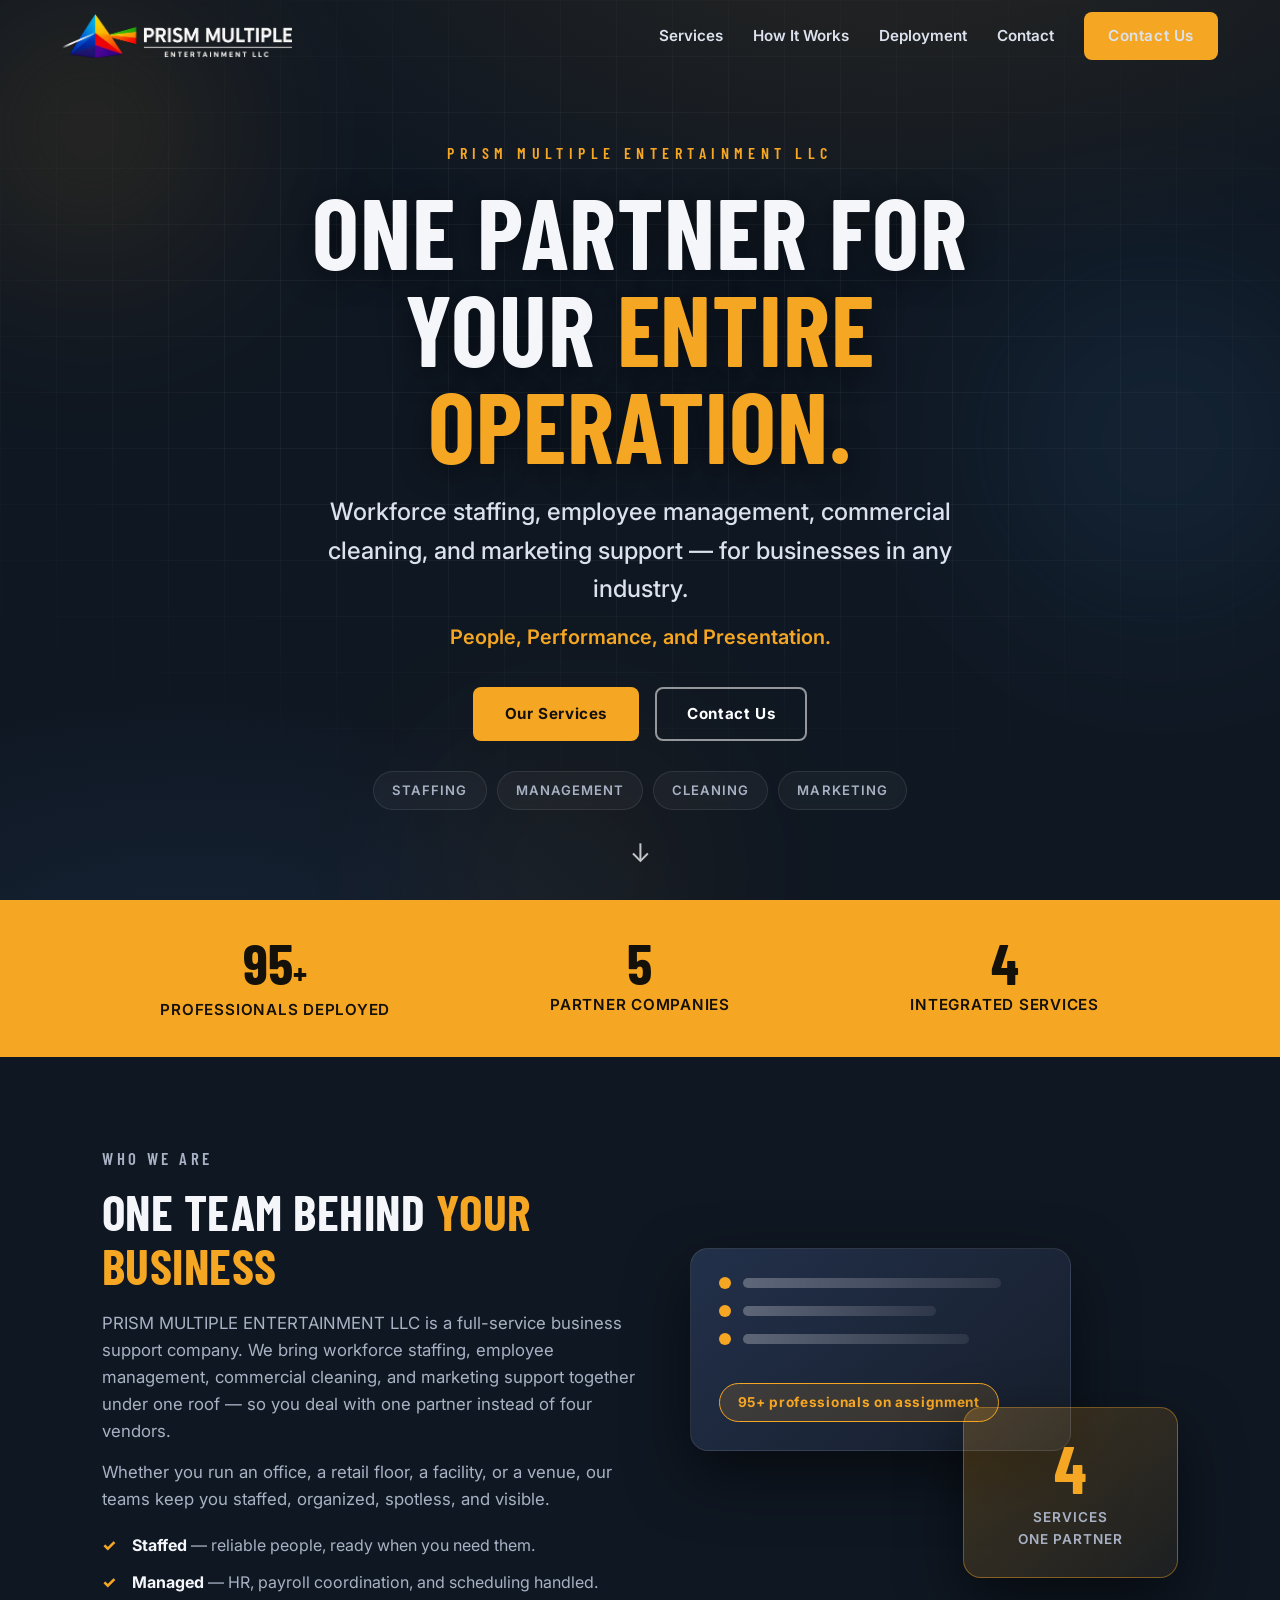
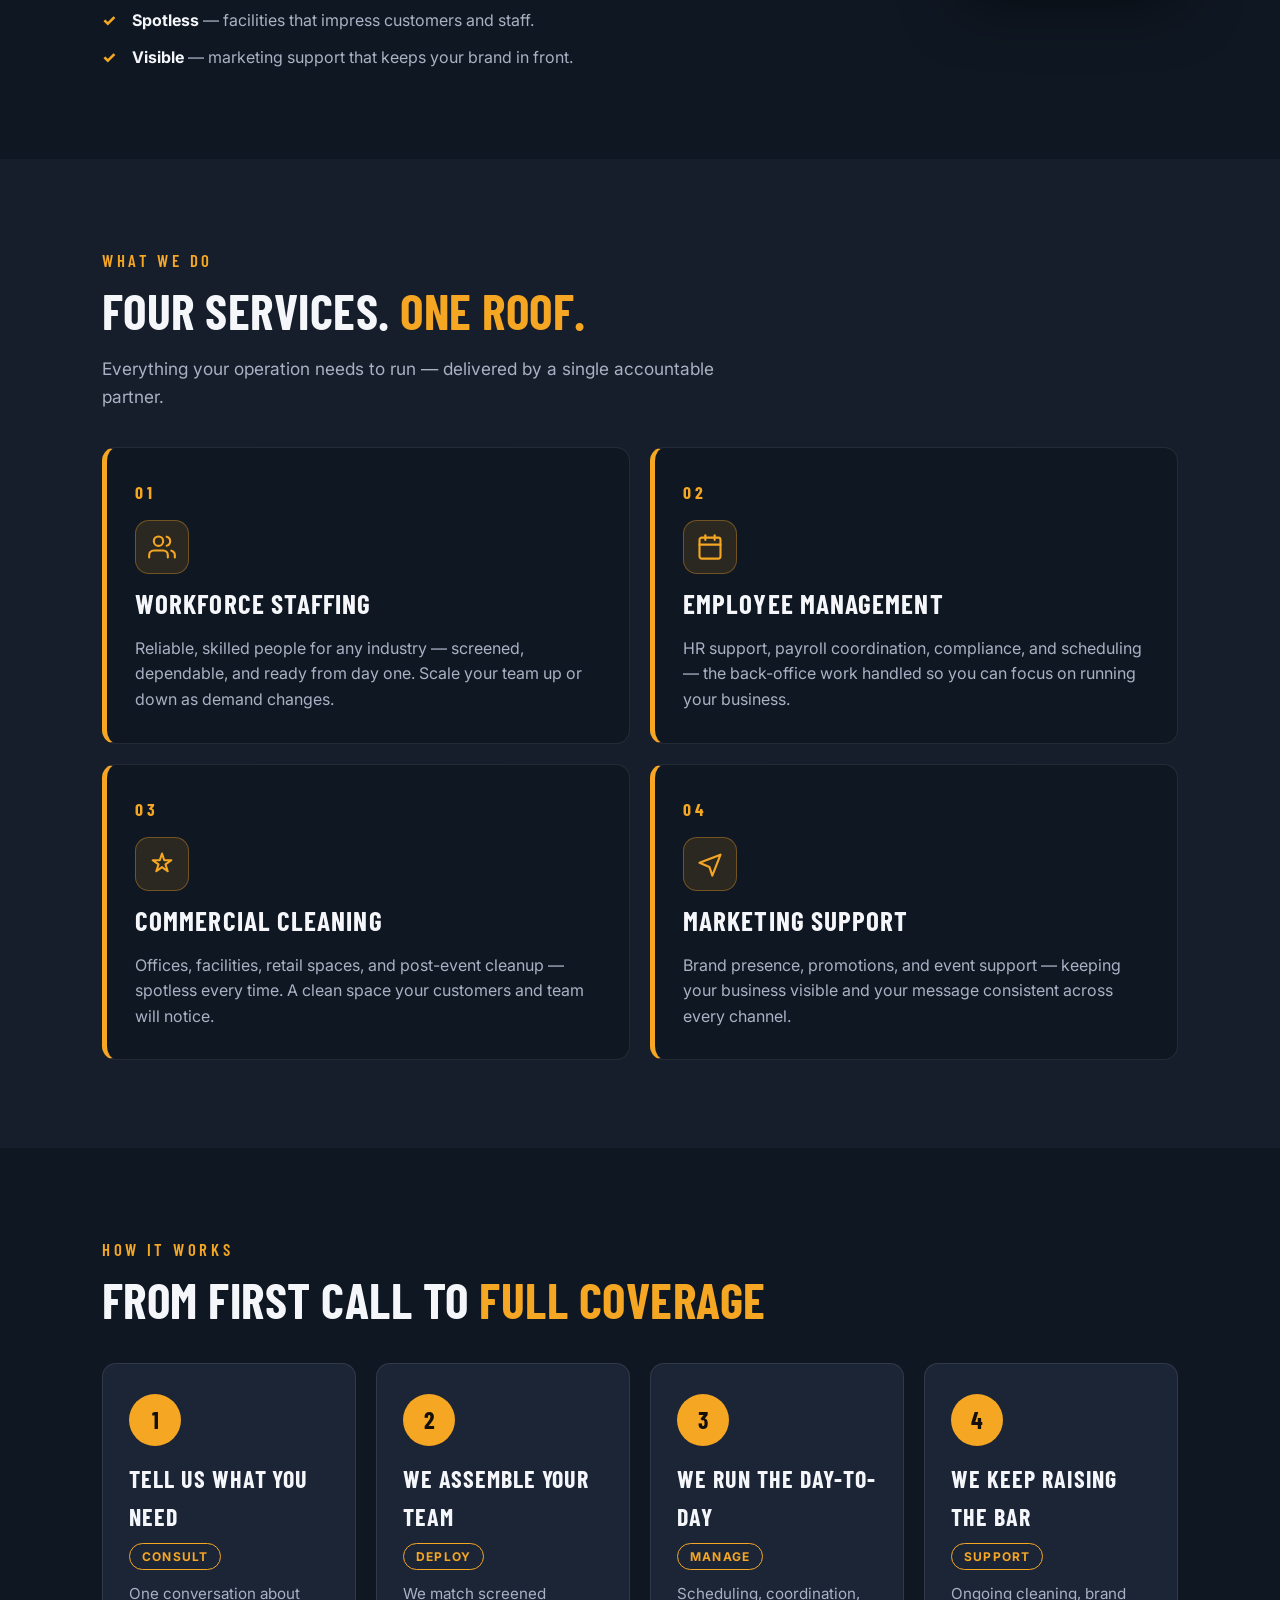
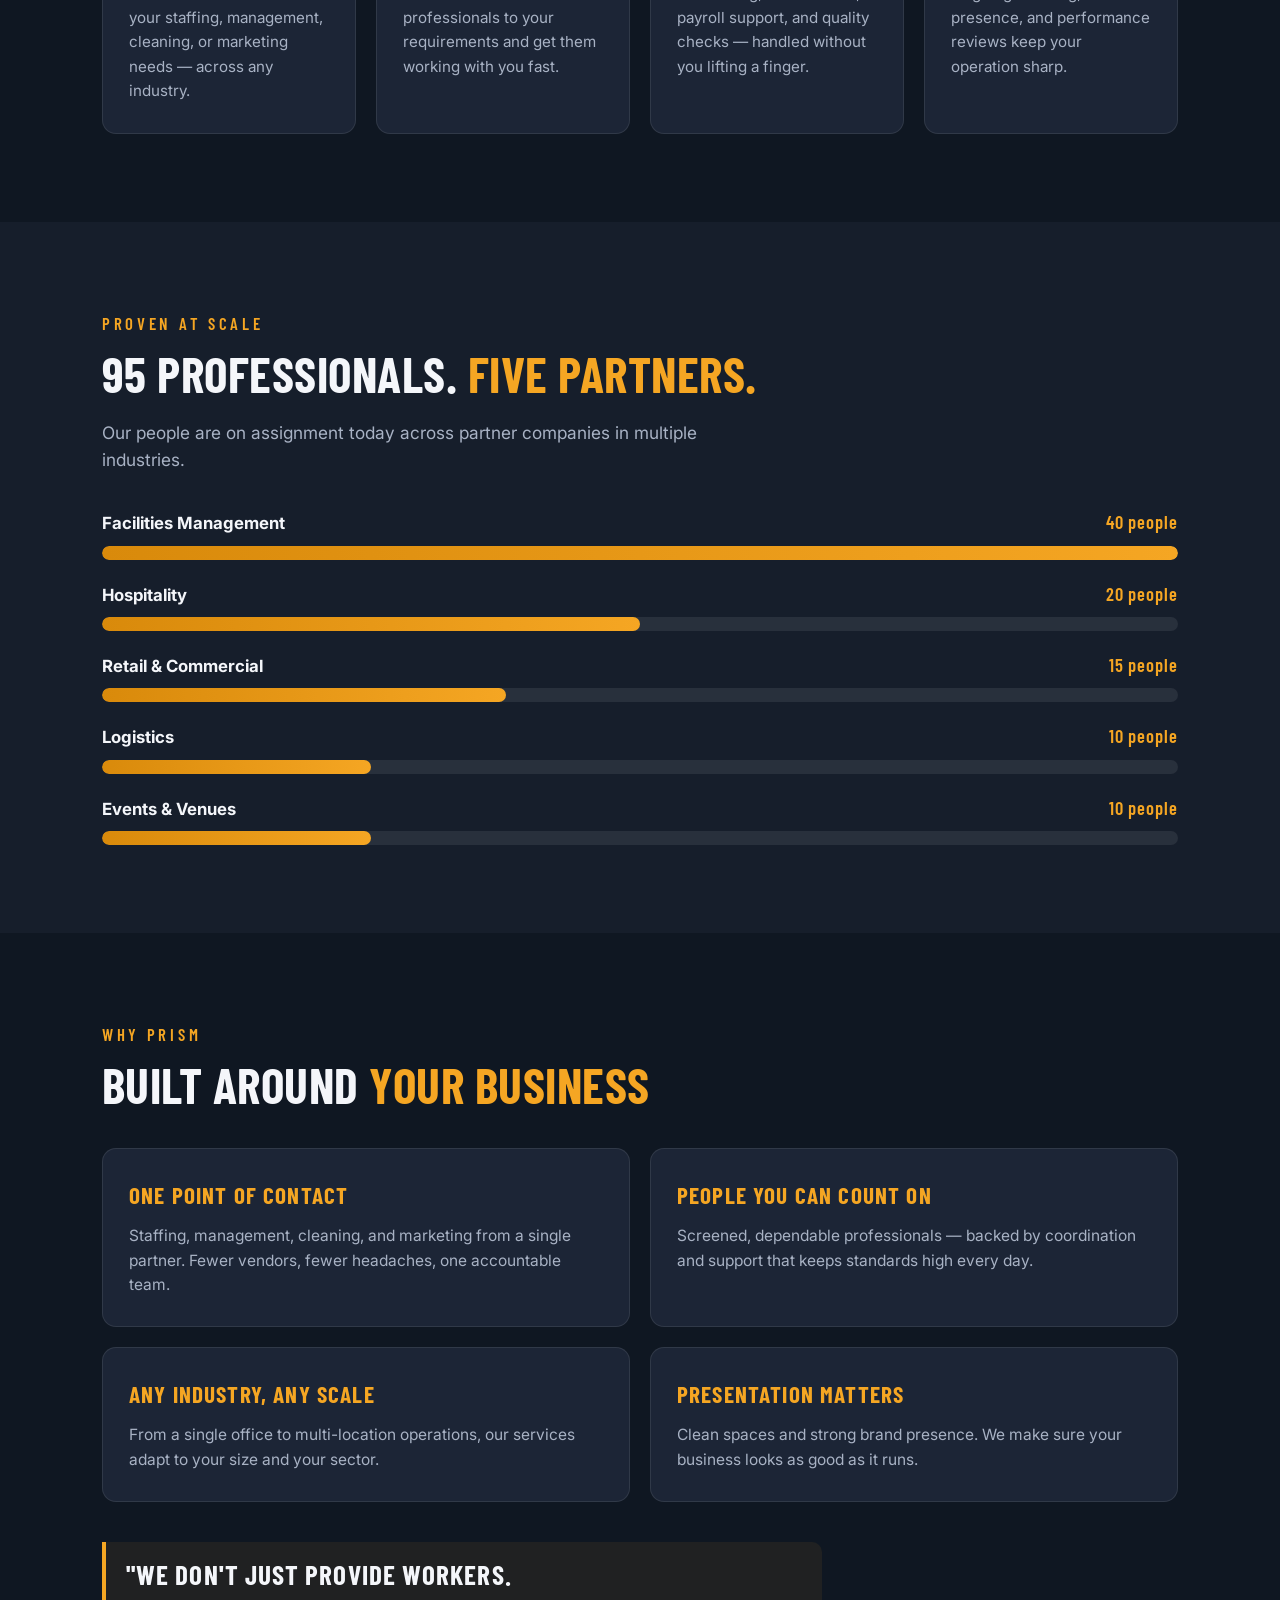
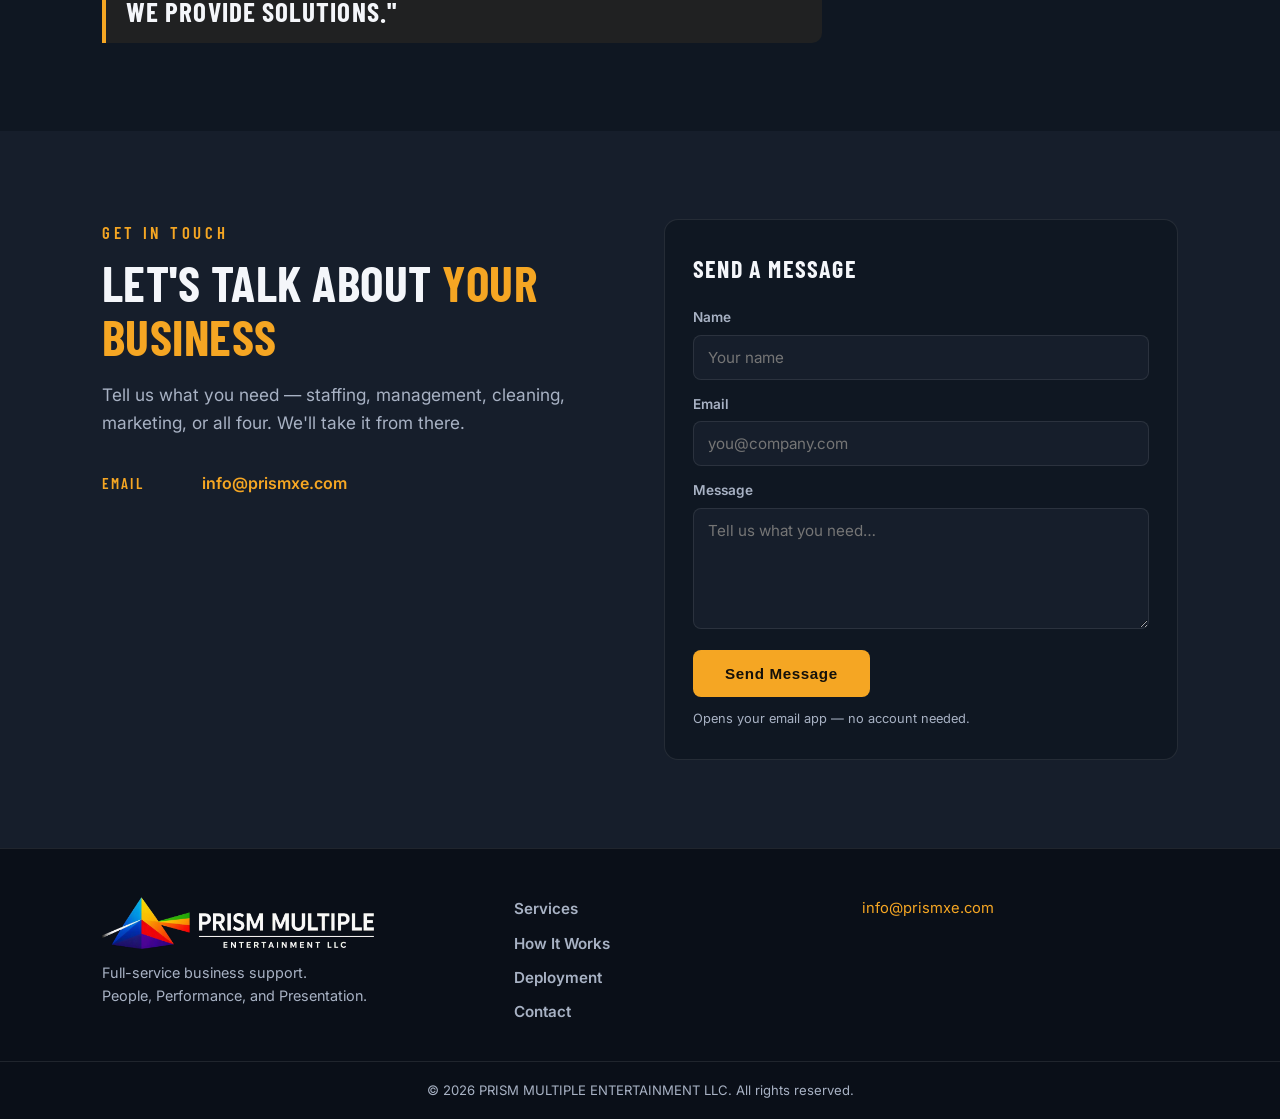
<file: index.html>
<!DOCTYPE html>
<html lang="en">
<head>
<meta charset="UTF-8">
<meta name="viewport" content="width=device-width, initial-scale=1.0">
<title>PRISM MULTIPLE ENTERTAINMENT LLC — One Partner for Your Entire Operation</title>
<meta name="description" content="PRISM MULTIPLE ENTERTAINMENT LLC — Workforce staffing, employee management, commercial cleaning, and marketing support for businesses in any industry. People, Performance, and Presentation.">
<link rel="icon" type="image/png" href="images/logo.png">
<link rel="preconnect" href="https://fonts.googleapis.com">
<link rel="preconnect" href="https://fonts.gstatic.com" crossorigin>
<link href="https://fonts.googleapis.com/css2?family=Barlow+Condensed:wght@500;600;700&family=Inter:wght@400;500;600;700&display=swap" rel="stylesheet">
<link rel="stylesheet" href="styles.css">
</head>
<body>

<!-- ============ NAV ============ -->
<header class="nav" id="nav">
  <div class="nav-inner">
    <a href="#top" class="nav-brand">
      <img src="images/logo.png" alt="PRISM MULTIPLE ENTERTAINMENT LLC logo">
    </a>
    <nav class="nav-links" id="navLinks">
      <a href="#services">Services</a>
      <a href="#how">How It Works</a>
      <a href="#deployment">Deployment</a>
      <a href="#contact">Contact</a>
      <a href="#contact" class="btn btn-accent nav-cta">Contact Us</a>
    </nav>
    <button class="hamburger" id="hamburger" aria-label="Open menu" aria-expanded="false">
      <span></span><span></span><span></span>
    </button>
  </div>
</header>

<!-- ============ HERO ============ -->
<section class="hero" id="top">
  <div class="hero-bg" aria-hidden="true">
    <div class="orb orb-1"></div>
    <div class="orb orb-2"></div>
    <div class="orb orb-3"></div>
    <div class="grid-pattern"></div>
  </div>
  <div class="hero-content reveal">
    <p class="hero-kicker">PRISM MULTIPLE ENTERTAINMENT LLC</p>
    <h1>One Partner for Your <span class="accent">Entire Operation.</span></h1>
    <p class="hero-sub">Workforce staffing, employee management, commercial cleaning, and marketing support — for businesses in any industry.</p>
    <p class="hero-motto">People, Performance, and Presentation.</p>
    <div class="hero-btns">
      <a href="#services" class="btn btn-accent">Our Services</a>
      <a href="#contact" class="btn btn-outline">Contact Us</a>
    </div>
    <div class="hero-chips">
      <span class="chip">Staffing</span>
      <span class="chip">Management</span>
      <span class="chip">Cleaning</span>
      <span class="chip">Marketing</span>
    </div>
  </div>
  <a href="#stats" class="hero-scroll" aria-label="Scroll down">↓</a>
</section>

<!-- ============ STATS ============ -->
<section class="stats" id="stats">
  <div class="wrap stats-grid">
    <div class="stat reveal"><span class="stat-num" data-count="95">0</span><span class="stat-plus">+</span><p>Professionals Deployed</p></div>
    <div class="stat reveal"><span class="stat-num" data-count="5">0</span><p>Partner Companies</p></div>
    <div class="stat reveal"><span class="stat-num" data-count="4">0</span><p>Integrated Services</p></div>
  </div>
</section>

<!-- ============ WHO WE ARE ============ -->
<section class="section" id="about">
  <div class="wrap about-grid">
    <div class="about-text reveal">
      <p class="kicker">Who We Are</p>
      <h2>One Team Behind <span class="accent">Your Business</span></h2>
      <p>PRISM MULTIPLE ENTERTAINMENT LLC is a full-service business support company. We bring workforce staffing, employee management, commercial cleaning, and marketing support together under one roof — so you deal with one partner instead of four vendors.</p>
      <p>Whether you run an office, a retail floor, a facility, or a venue, our teams keep you staffed, organized, spotless, and visible.</p>
      <ul class="about-points">
        <li><strong>Staffed</strong> — reliable people, ready when you need them.</li>
        <li><strong>Managed</strong> — HR, payroll coordination, and scheduling handled.</li>
        <li><strong>Spotless</strong> — facilities that impress customers and staff.</li>
        <li><strong>Visible</strong> — marketing support that keeps your brand in front.</li>
      </ul>
    </div>
    <div class="about-visual reveal" aria-hidden="true">
      <div class="visual-card">
        <div class="visual-row"><span class="v-dot"></span><span class="v-line v-w80"></span></div>
        <div class="visual-row"><span class="v-dot"></span><span class="v-line v-w60"></span></div>
        <div class="visual-row"><span class="v-dot"></span><span class="v-line v-w70"></span></div>
        <div class="visual-badge">95+ professionals on assignment</div>
      </div>
      <div class="visual-card visual-card-2">
        <div class="v-big">4</div>
        <div class="v-cap">services<br>one partner</div>
      </div>
    </div>
  </div>
</section>

<!-- ============ SERVICES ============ -->
<section class="section section-dark" id="services">
  <div class="wrap">
    <p class="kicker reveal">What We Do</p>
    <h2 class="reveal">Four Services. <span class="accent">One Roof.</span></h2>
    <p class="section-lead reveal">Everything your operation needs to run — delivered by a single accountable partner.</p>
    <div class="service-grid">
      <article class="service-card reveal">
        <span class="service-num">01</span>
        <div class="service-icon">
          <svg viewBox="0 0 24 24" fill="none" stroke="currentColor" stroke-width="1.8" stroke-linecap="round" stroke-linejoin="round"><path d="M17 21v-2a4 4 0 0 0-4-4H5a4 4 0 0 0-4 4v2"/><circle cx="9" cy="7" r="4"/><path d="M23 21v-2a4 4 0 0 0-3-3.87"/><path d="M16 3.13a4 4 0 0 1 0 7.75"/></svg>
        </div>
        <h3>Workforce Staffing</h3>
        <p>Reliable, skilled people for any industry — screened, dependable, and ready from day one. Scale your team up or down as demand changes.</p>
      </article>
      <article class="service-card reveal">
        <span class="service-num">02</span>
        <div class="service-icon">
          <svg viewBox="0 0 24 24" fill="none" stroke="currentColor" stroke-width="1.8" stroke-linecap="round" stroke-linejoin="round"><rect x="3" y="4" width="18" height="18" rx="2"/><line x1="16" y1="2" x2="16" y2="6"/><line x1="8" y1="2" x2="8" y2="6"/><line x1="3" y1="10" x2="21" y2="10"/></svg>
        </div>
        <h3>Employee Management</h3>
        <p>HR support, payroll coordination, compliance, and scheduling — the back-office work handled so you can focus on running your business.</p>
      </article>
      <article class="service-card reveal">
        <span class="service-num">03</span>
        <div class="service-icon">
          <svg viewBox="0 0 24 24" fill="none" stroke="currentColor" stroke-width="1.8" stroke-linecap="round" stroke-linejoin="round"><path d="M12 3l1.9 5.8H20l-5 3.6 1.9 5.8-4.9-3.5-4.9 3.5L9 12.4 4 8.8h6.1z"/></svg>
        </div>
        <h3>Commercial Cleaning</h3>
        <p>Offices, facilities, retail spaces, and post-event cleanup — spotless every time. A clean space your customers and team will notice.</p>
      </article>
      <article class="service-card reveal">
        <span class="service-num">04</span>
        <div class="service-icon">
          <svg viewBox="0 0 24 24" fill="none" stroke="currentColor" stroke-width="1.8" stroke-linecap="round" stroke-linejoin="round"><path d="M3 11l18-7-7 18-2.5-7.5z"/></svg>
        </div>
        <h3>Marketing Support</h3>
        <p>Brand presence, promotions, and event support — keeping your business visible and your message consistent across every channel.</p>
      </article>
    </div>
  </div>
</section>

<!-- ============ HOW IT WORKS ============ -->
<section class="section" id="how">
  <div class="wrap">
    <p class="kicker reveal">How It Works</p>
    <h2 class="reveal">From First Call to <span class="accent">Full Coverage</span></h2>
    <div class="timeline">
      <div class="timeline-step reveal">
        <span class="timeline-num">1</span>
        <h3>Tell Us What You Need</h3>
        <p class="timeline-tag">Consult</p>
        <p>One conversation about your staffing, management, cleaning, or marketing needs — across any industry.</p>
      </div>
      <div class="timeline-step reveal">
        <span class="timeline-num">2</span>
        <h3>We Assemble Your Team</h3>
        <p class="timeline-tag">Deploy</p>
        <p>We match screened professionals to your requirements and get them working with you fast.</p>
      </div>
      <div class="timeline-step reveal">
        <span class="timeline-num">3</span>
        <h3>We Run the Day-to-Day</h3>
        <p class="timeline-tag">Manage</p>
        <p>Scheduling, coordination, payroll support, and quality checks — handled without you lifting a finger.</p>
      </div>
      <div class="timeline-step reveal">
        <span class="timeline-num">4</span>
        <h3>We Keep Raising the Bar</h3>
        <p class="timeline-tag">Support</p>
        <p>Ongoing cleaning, brand presence, and performance reviews keep your operation sharp.</p>
      </div>
    </div>
  </div>
</section>

<!-- ============ DEPLOYMENT ============ -->
<section class="section section-dark" id="deployment">
  <div class="wrap">
    <p class="kicker reveal">Proven at Scale</p>
    <h2 class="reveal">95 Professionals. <span class="accent">Five Partners.</span></h2>
    <p class="section-lead reveal">Our people are on assignment today across partner companies in multiple industries.</p>
    <div class="deploy-list">
      <div class="deploy-row reveal">
        <div class="deploy-label"><strong>Facilities Management</strong><span>40 people</span></div>
        <div class="deploy-bar"><span style="--w:100%"></span></div>
      </div>
      <div class="deploy-row reveal">
        <div class="deploy-label"><strong>Hospitality</strong><span>20 people</span></div>
        <div class="deploy-bar"><span style="--w:50%"></span></div>
      </div>
      <div class="deploy-row reveal">
        <div class="deploy-label"><strong>Retail &amp; Commercial</strong><span>15 people</span></div>
        <div class="deploy-bar"><span style="--w:37.5%"></span></div>
      </div>
      <div class="deploy-row reveal">
        <div class="deploy-label"><strong>Logistics</strong><span>10 people</span></div>
        <div class="deploy-bar"><span style="--w:25%"></span></div>
      </div>
      <div class="deploy-row reveal">
        <div class="deploy-label"><strong>Events &amp; Venues</strong><span>10 people</span></div>
        <div class="deploy-bar"><span style="--w:25%"></span></div>
      </div>
    </div>
  </div>
</section>

<!-- ============ WHY PRISM ============ -->
<section class="section" id="why">
  <div class="wrap">
    <p class="kicker reveal">Why Prism</p>
    <h2 class="reveal">Built Around <span class="accent">Your Business</span></h2>
    <div class="why-grid">
      <div class="why-card reveal">
        <h3>One Point of Contact</h3>
        <p>Staffing, management, cleaning, and marketing from a single partner. Fewer vendors, fewer headaches, one accountable team.</p>
      </div>
      <div class="why-card reveal">
        <h3>People You Can Count On</h3>
        <p>Screened, dependable professionals — backed by coordination and support that keeps standards high every day.</p>
      </div>
      <div class="why-card reveal">
        <h3>Any Industry, Any Scale</h3>
        <p>From a single office to multi-location operations, our services adapt to your size and your sector.</p>
      </div>
      <div class="why-card reveal">
        <h3>Presentation Matters</h3>
        <p>Clean spaces and strong brand presence. We make sure your business looks as good as it runs.</p>
      </div>
    </div>
    <blockquote class="motto reveal">"WE DON'T JUST PROVIDE WORKERS.<br>WE PROVIDE SOLUTIONS."</blockquote>
  </div>
</section>

<!-- ============ CONTACT ============ -->
<section class="section section-dark" id="contact">
  <div class="wrap contact-grid">
    <div class="reveal">
      <p class="kicker">Get In Touch</p>
      <h2>Let's Talk About <span class="accent">Your Business</span></h2>
      <p class="section-lead">Tell us what you need — staffing, management, cleaning, marketing, or all four. We'll take it from there.</p>
      <ul class="contact-info">
        <li><span class="ci-label">Email</span><a href="mailto:info@prismxe.com">info@prismxe.com</a></li>
      </ul>
    </div>
    <form class="contact-form reveal" id="contactForm">
      <h3>Send a Message</h3>
      <label>Name<input type="text" id="cfName" required placeholder="Your name"></label>
      <label>Email<input type="email" id="cfEmail" required placeholder="you@company.com"></label>
      <label>Message<textarea id="cfMsg" rows="5" required placeholder="Tell us what you need…"></textarea></label>
      <button type="submit" class="btn btn-accent">Send Message</button>
      <p class="form-note">Opens your email app — no account needed.</p>
    </form>
  </div>
</section>

<!-- ============ FOOTER ============ -->
<footer class="footer">
  <div class="wrap footer-grid">
    <div class="footer-brand">
      <img src="images/logo.png" alt="PRISM MULTIPLE ENTERTAINMENT LLC logo">
      <p>Full-service business support.<br>People, Performance, and Presentation.</p>
    </div>
    <div class="footer-links">
      <a href="#services">Services</a>
      <a href="#how">How It Works</a>
      <a href="#deployment">Deployment</a>
      <a href="#contact">Contact</a>
    </div>
    <div class="footer-contact">
      <p><a href="mailto:info@prismxe.com">info@prismxe.com</a></p>
    </div>
  </div>
  <div class="footer-bottom">© 2026 PRISM MULTIPLE ENTERTAINMENT LLC. All rights reserved.</div>
</footer>

<script src="script.js"></script>
</body>
</html>
</file>
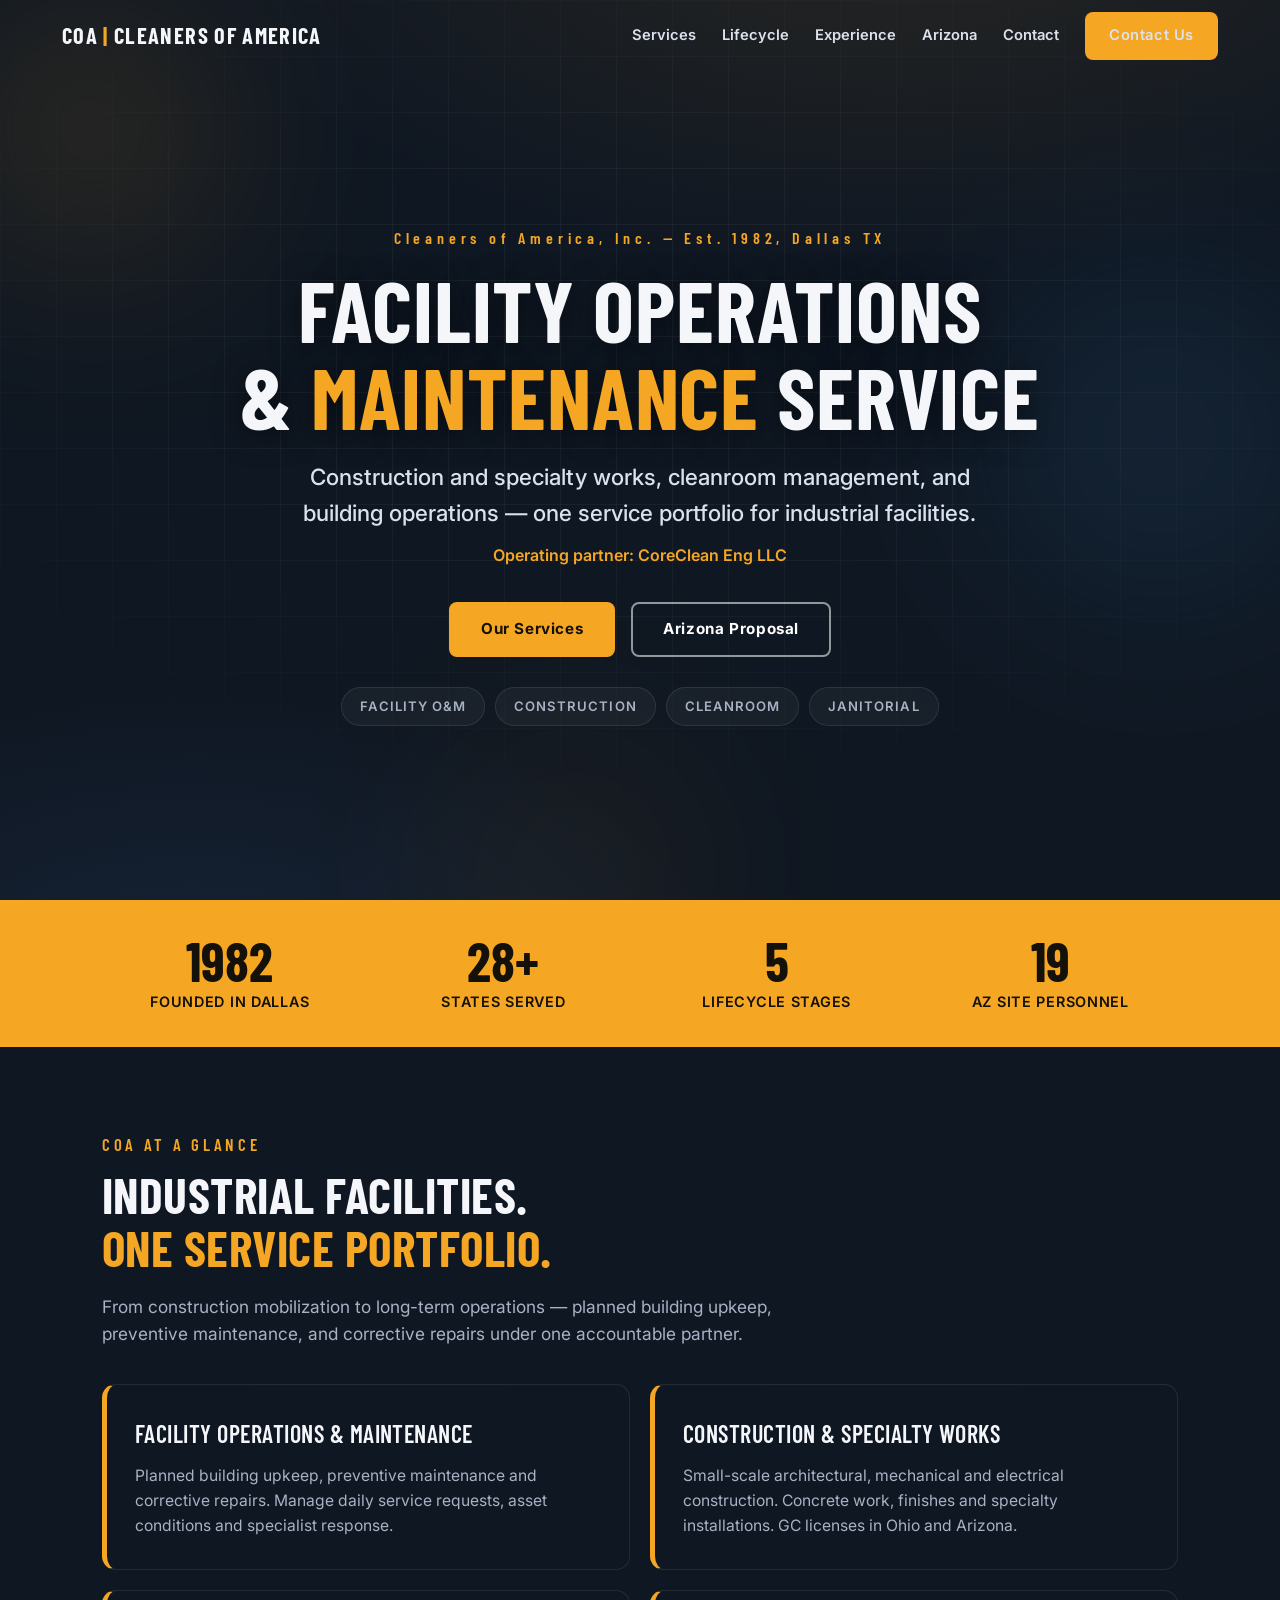
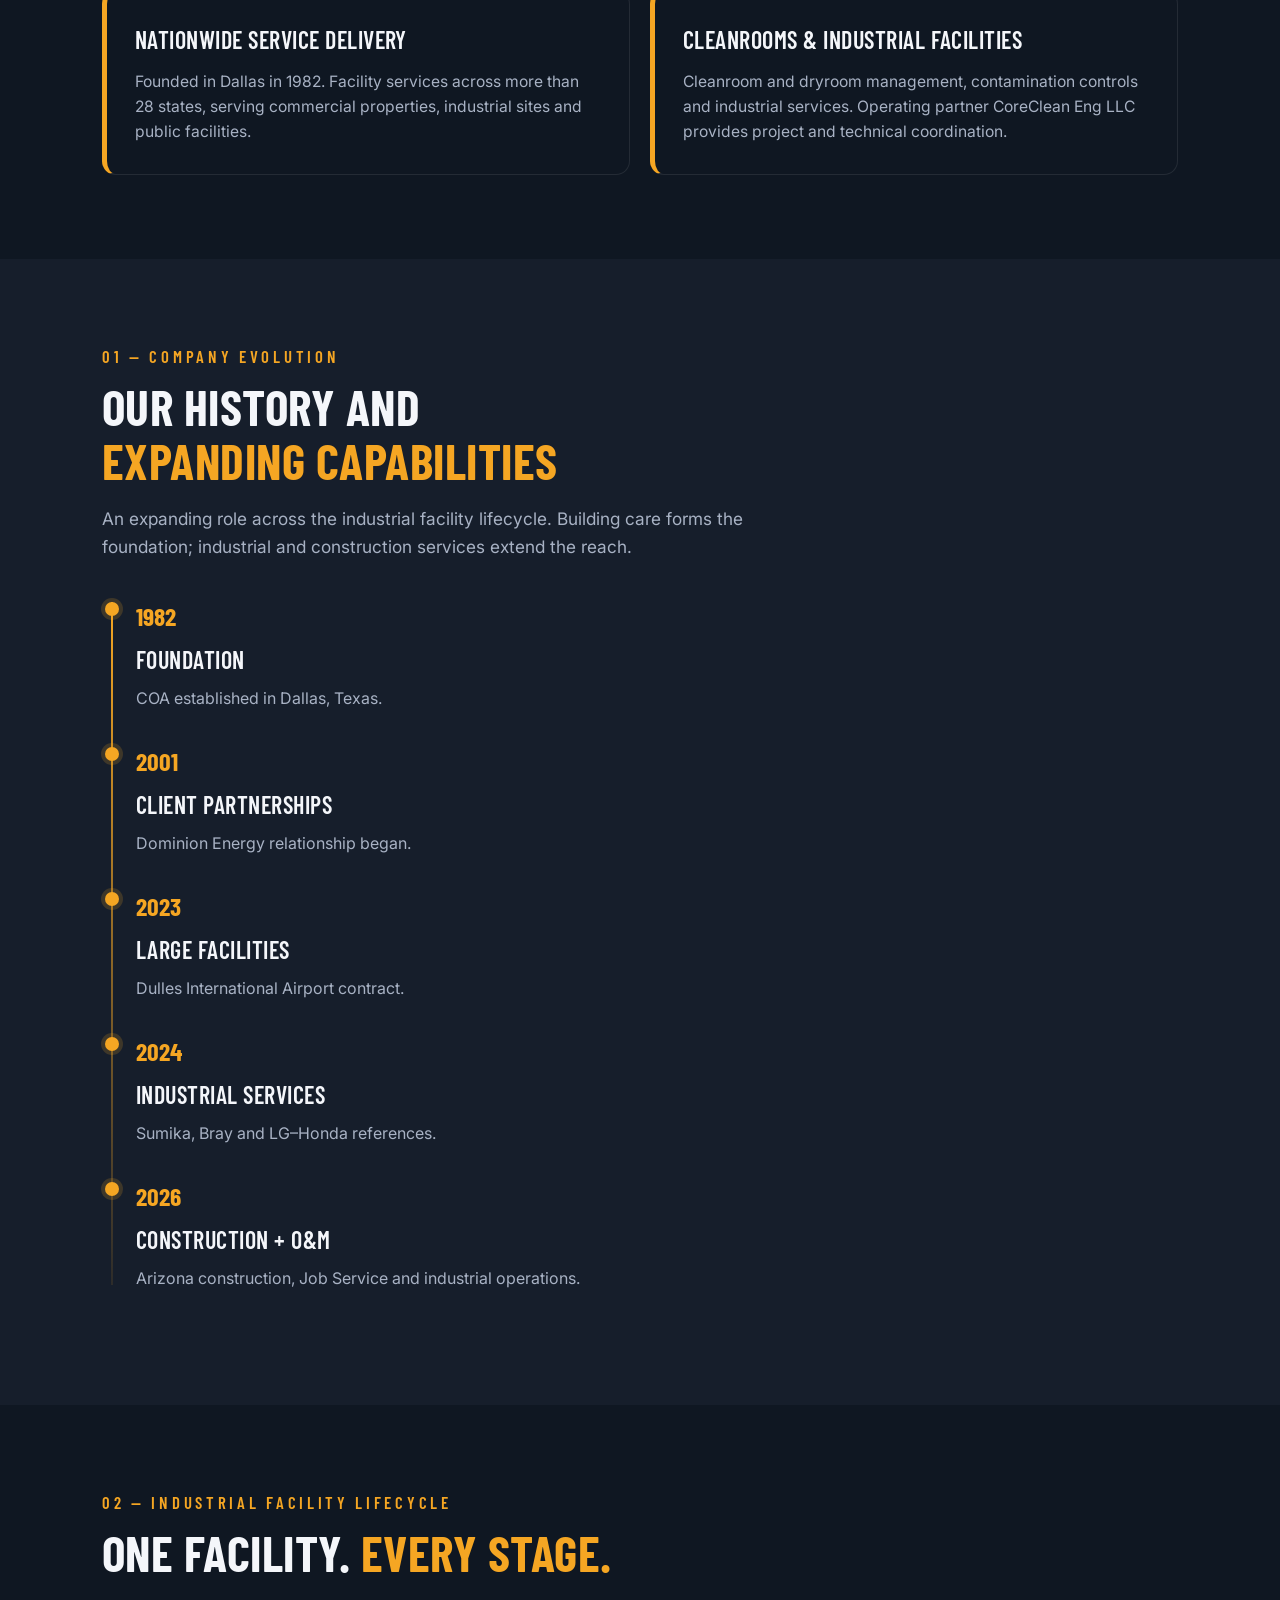
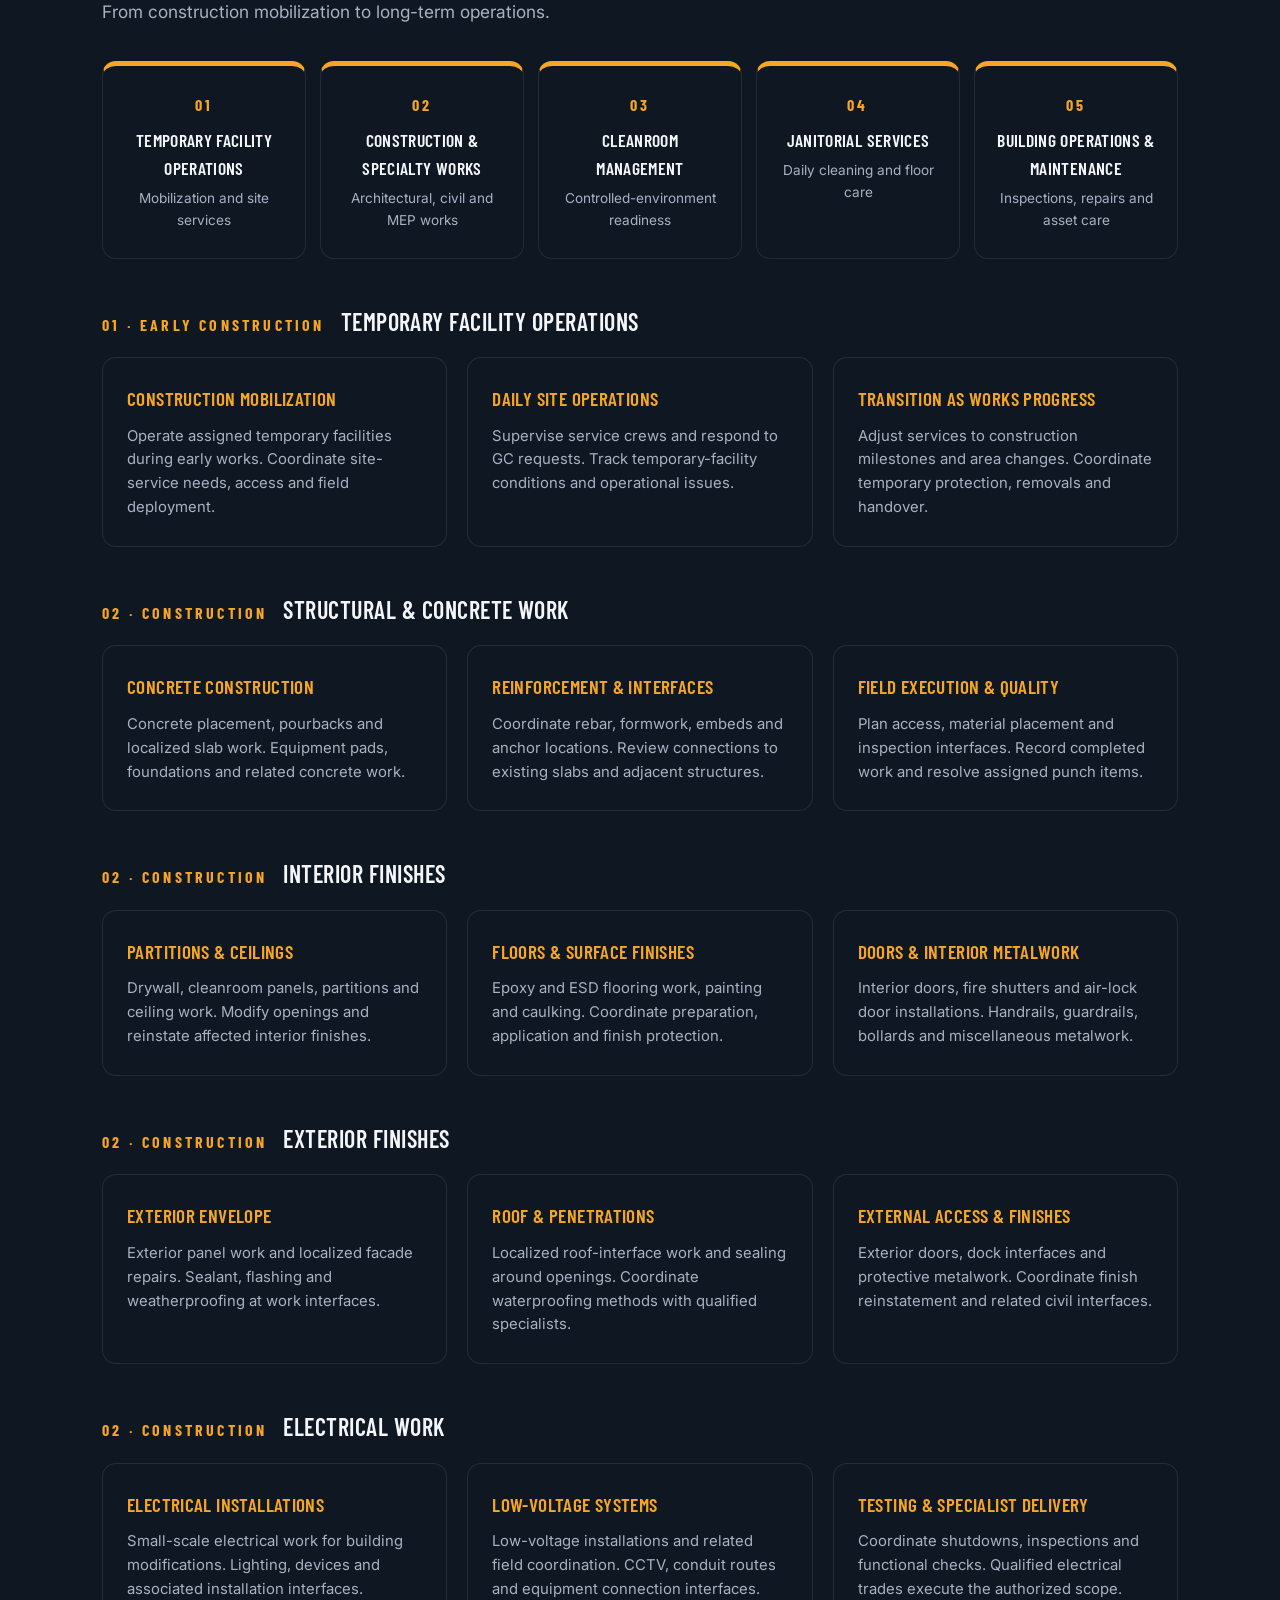
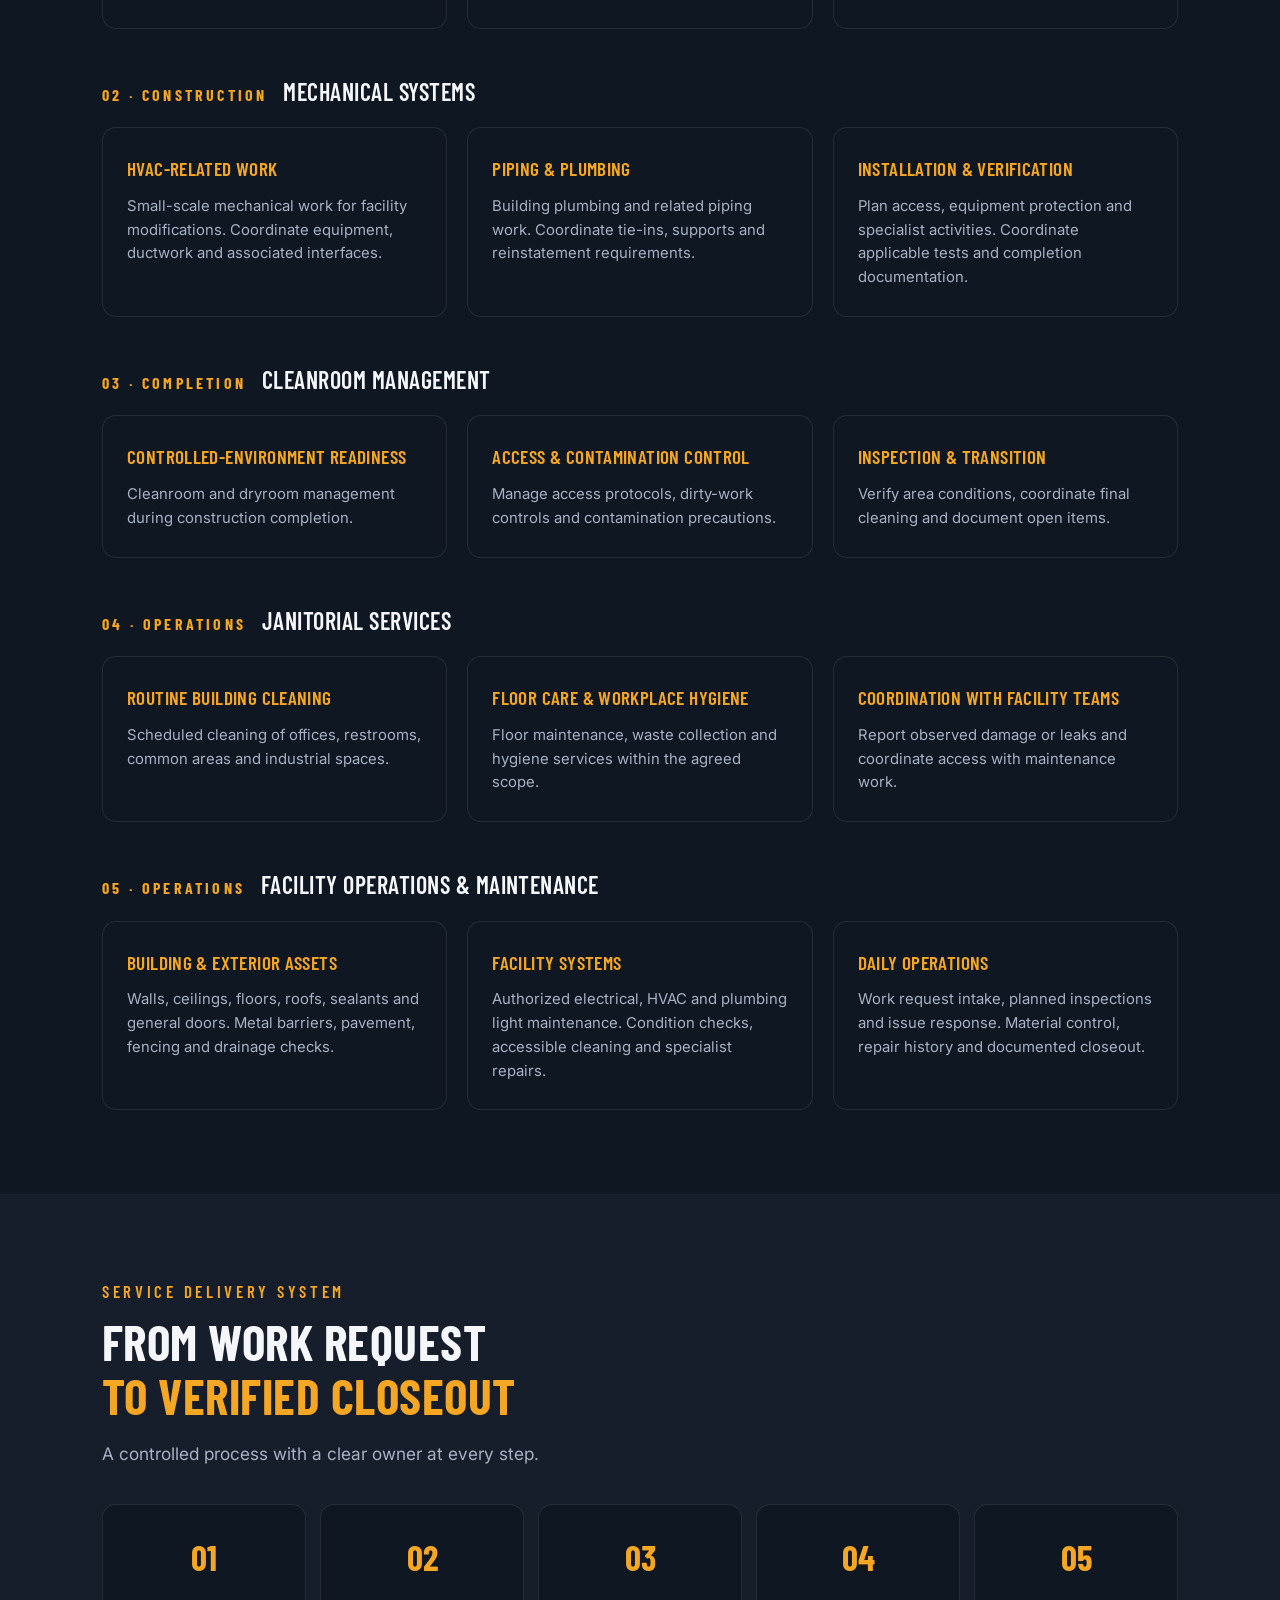
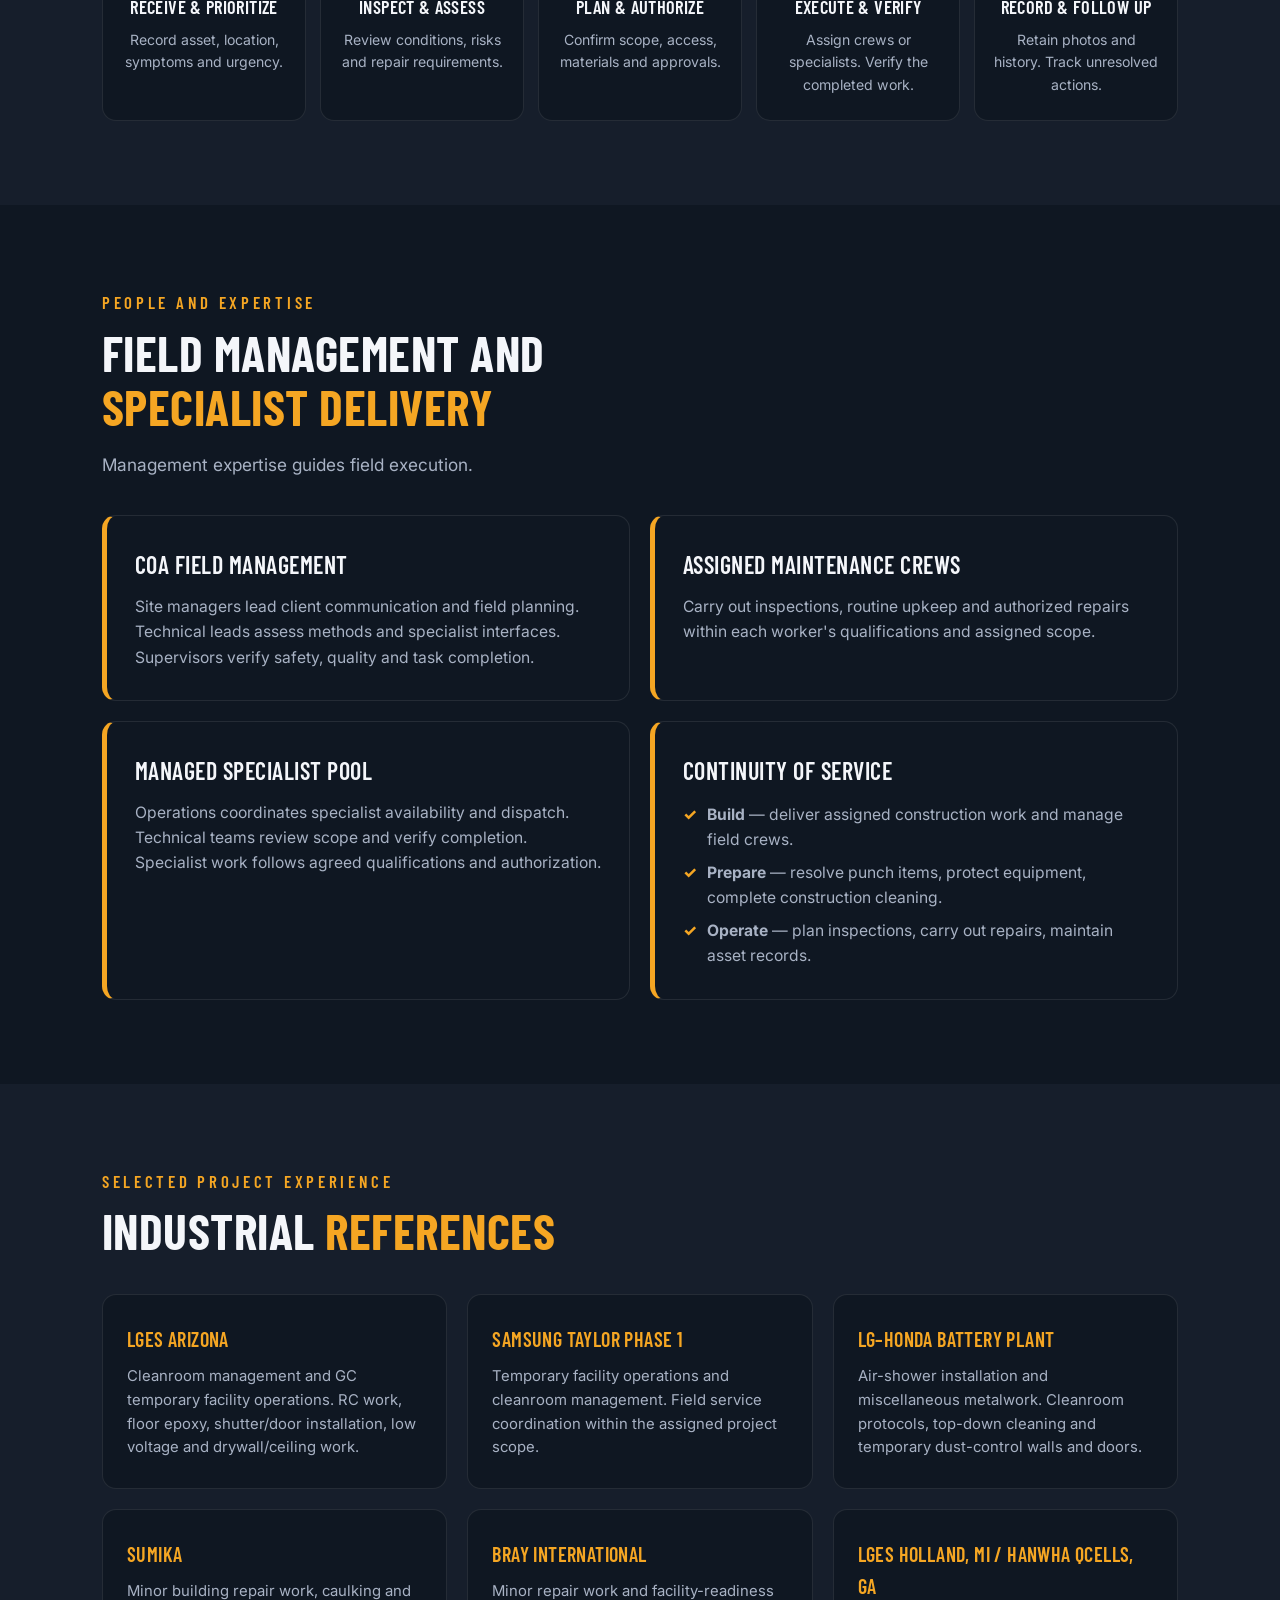
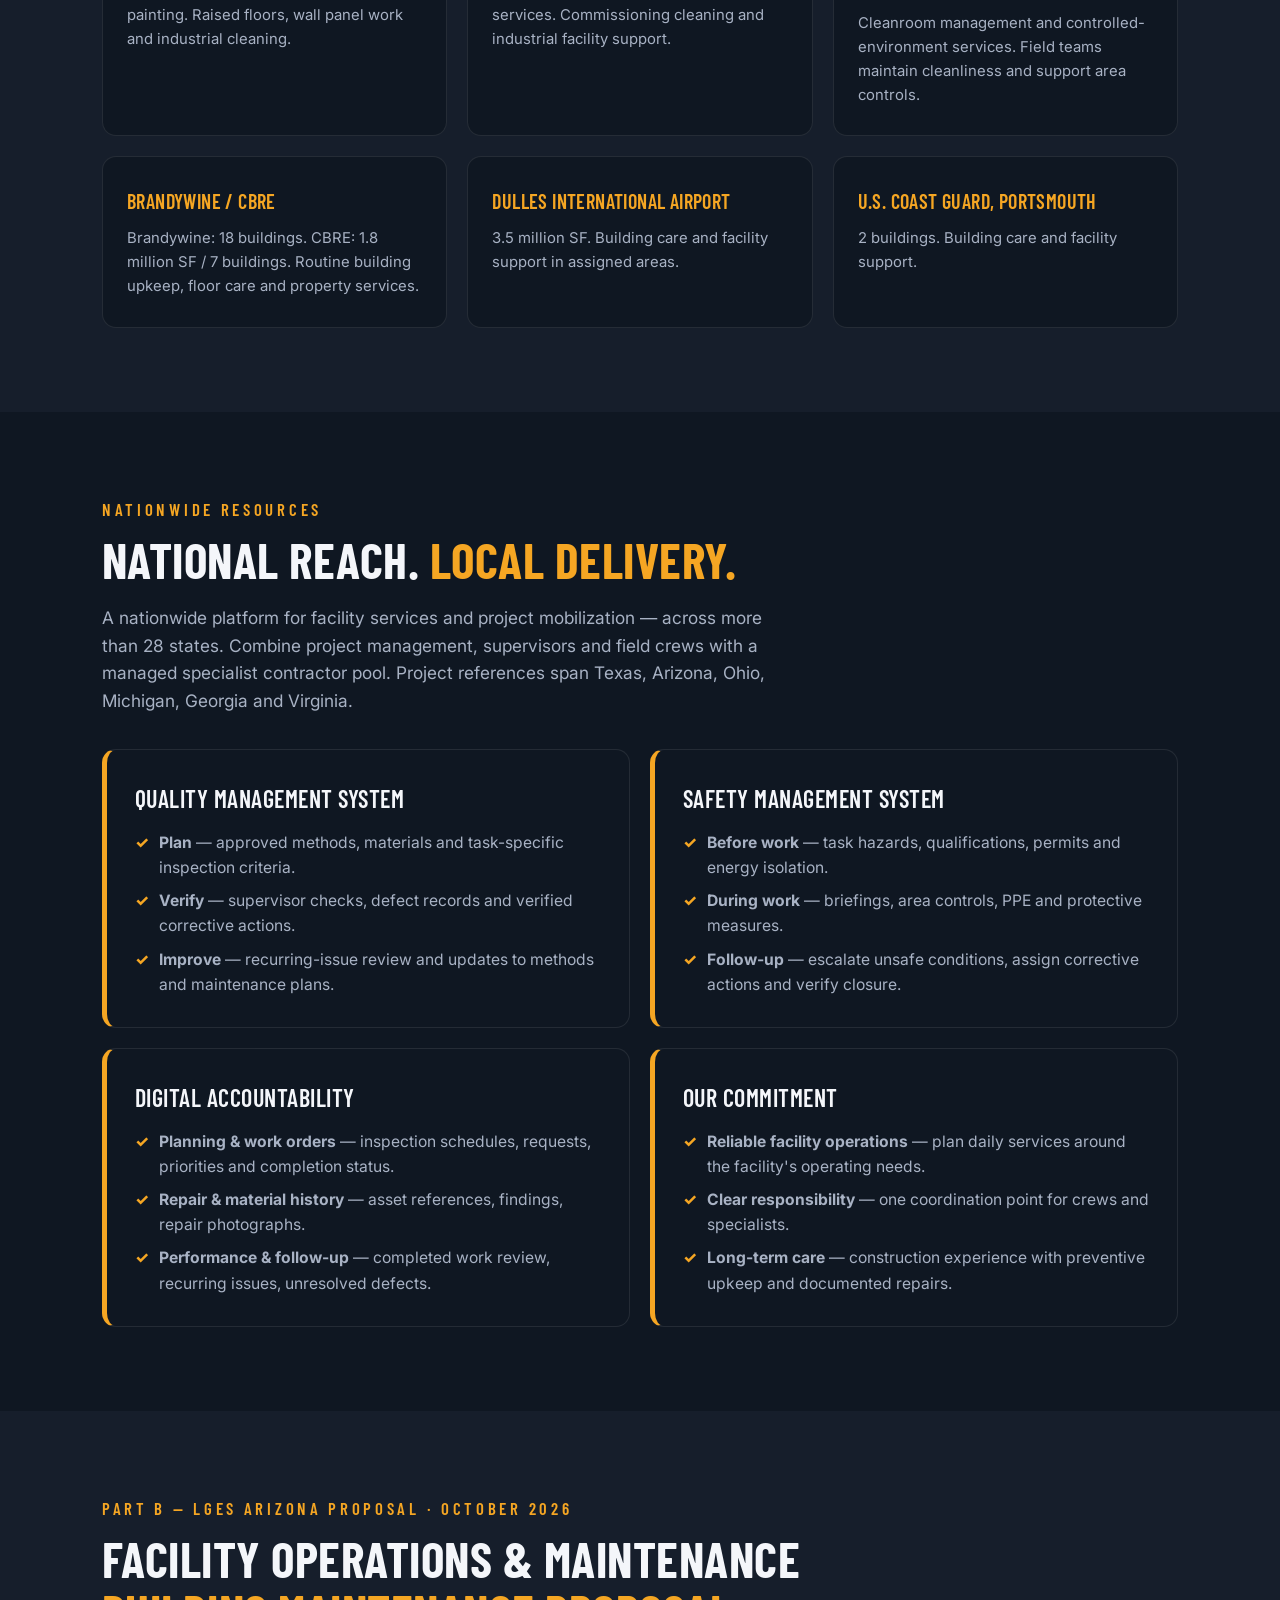
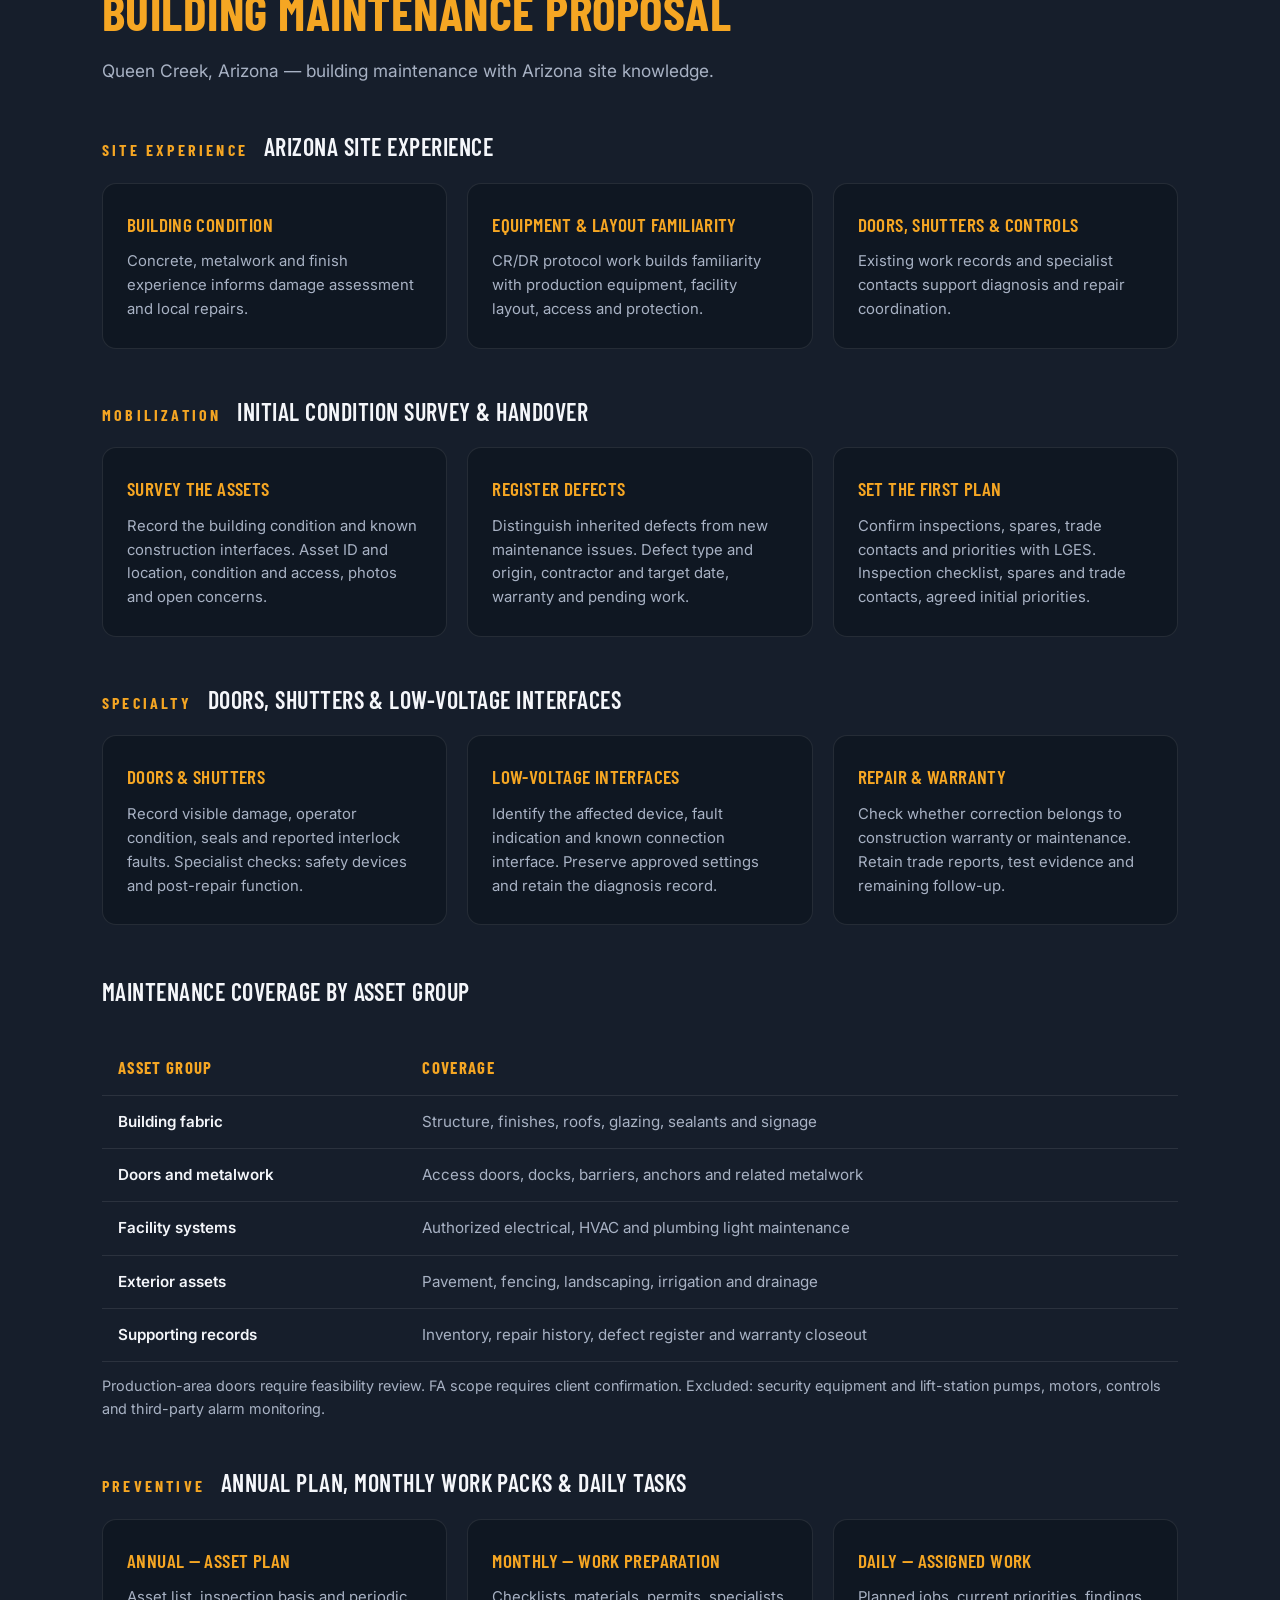
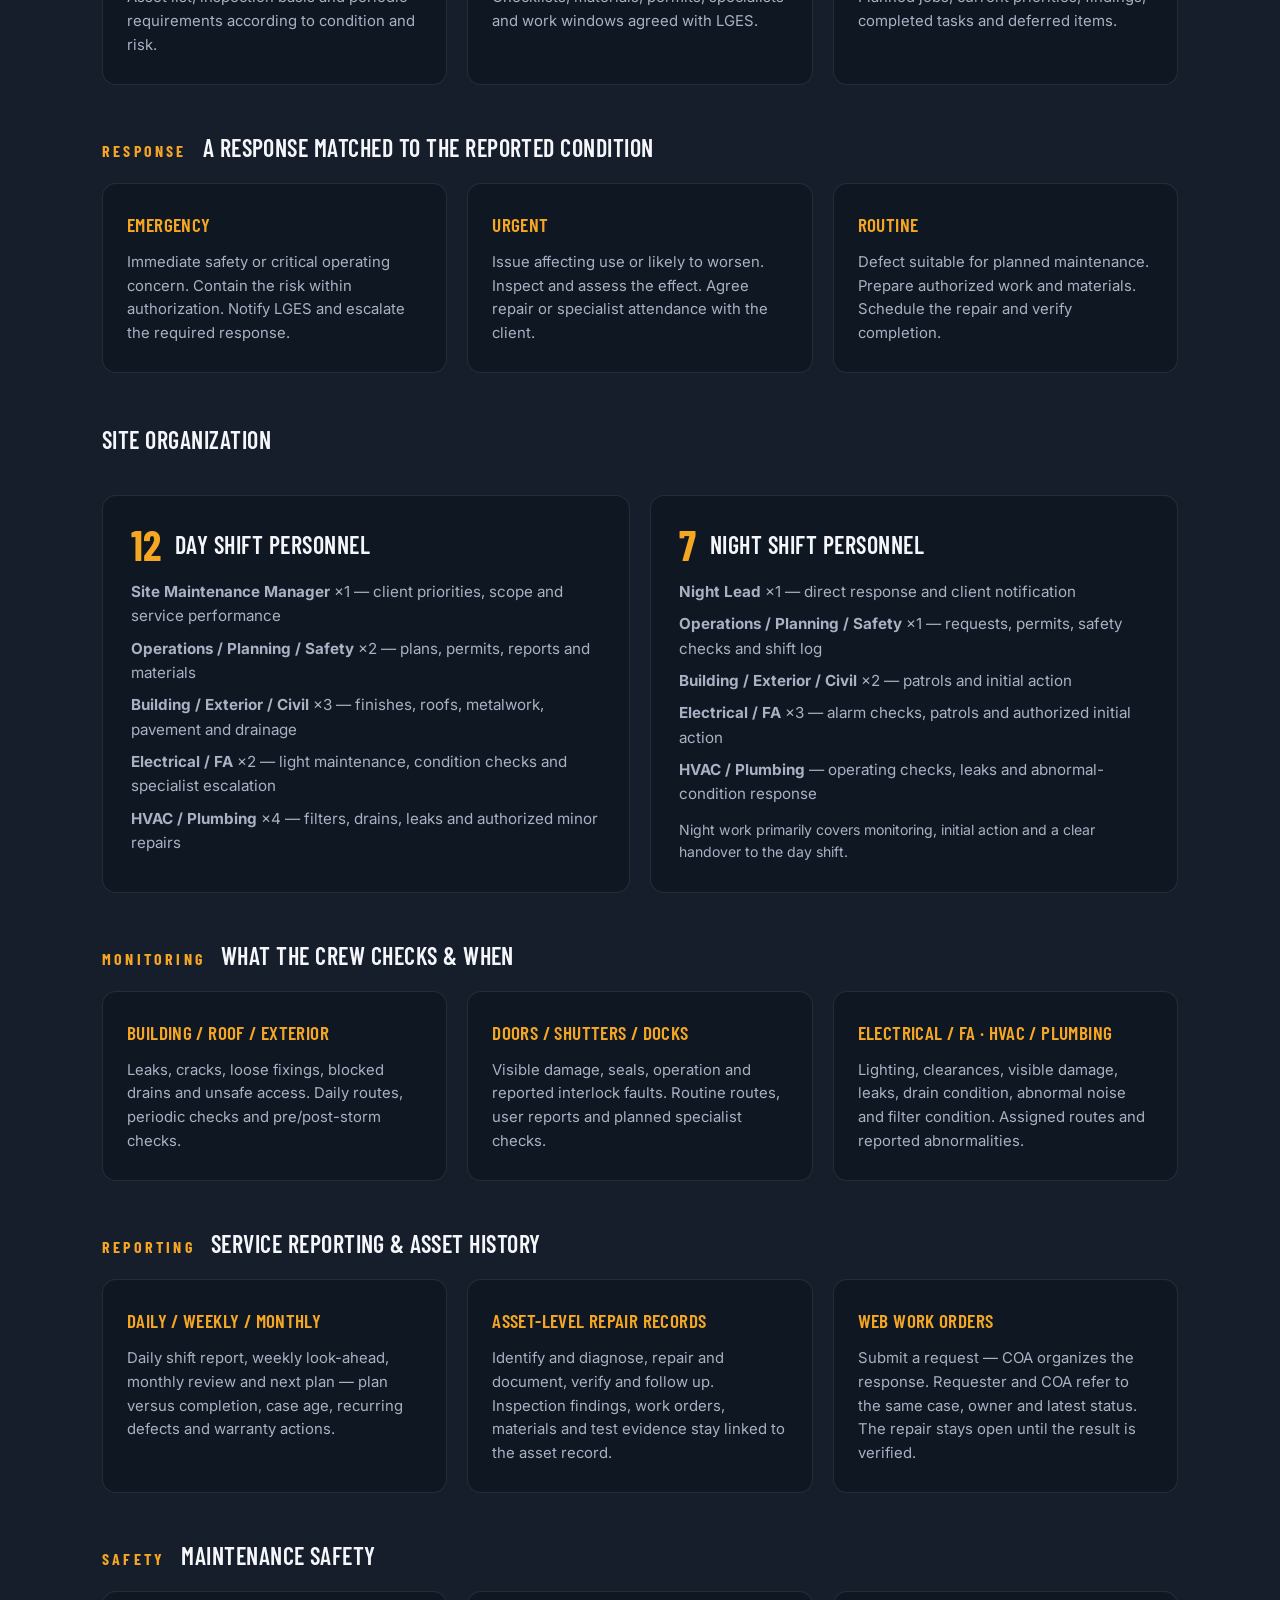
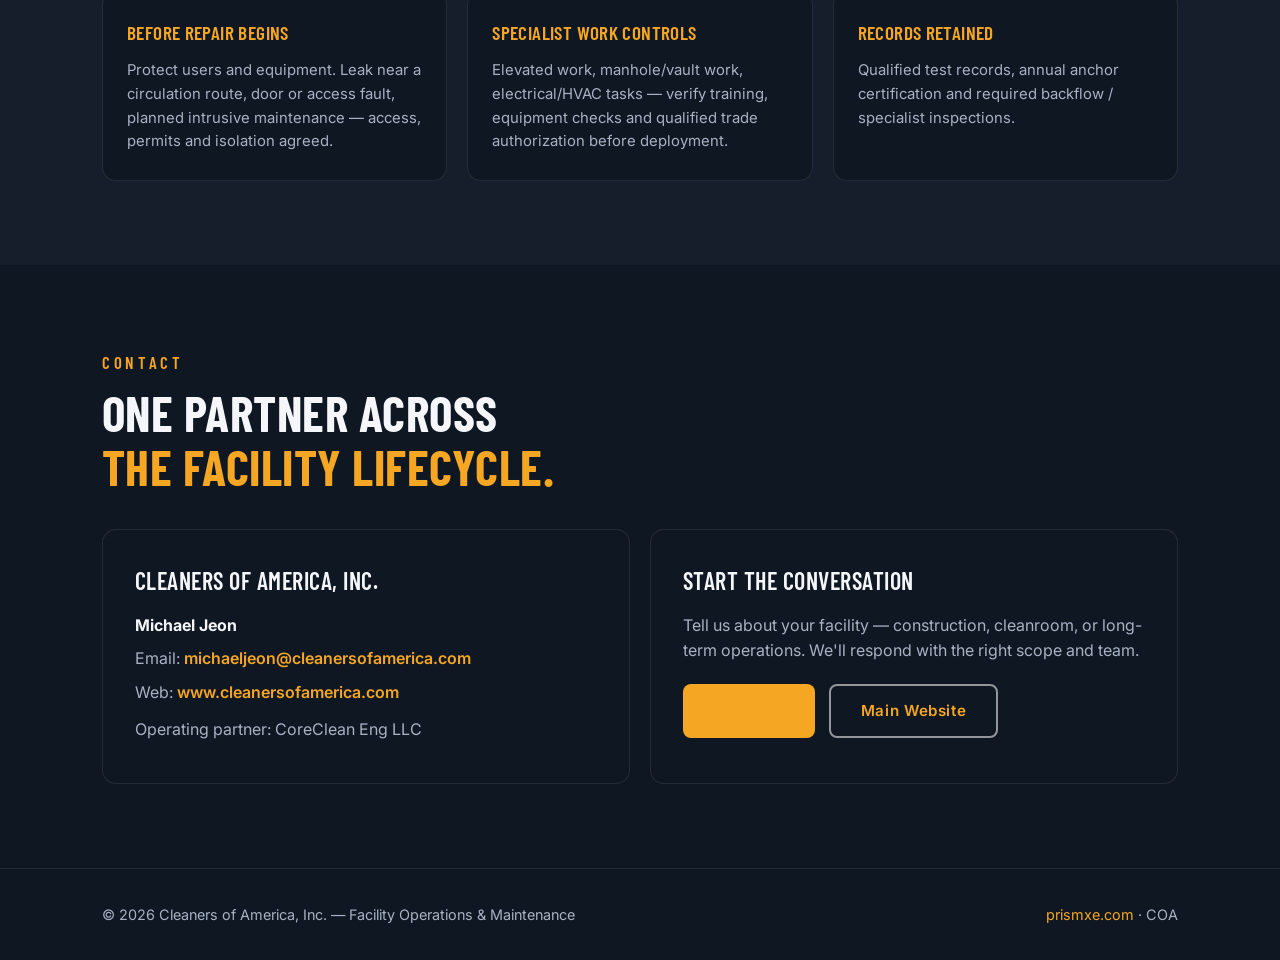
<file: COA/index.html>
<!DOCTYPE html>
<html lang="en">
<head>
<meta charset="UTF-8">
<meta name="viewport" content="width=device-width, initial-scale=1.0">
<title>Cleaners of America, Inc. — Facility Operations &amp; Maintenance</title>
<meta name="description" content="Cleaners of America, Inc. (COA) — Facility operations & maintenance, construction and specialty works, cleanroom management, and janitorial services across 28+ states since 1982.">
<link rel="preconnect" href="https://fonts.googleapis.com">
<link rel="preconnect" href="https://fonts.gstatic.com" crossorigin>
<link href="https://fonts.googleapis.com/css2?family=Barlow+Condensed:wght@500;600;700&family=Inter:wght@400;500;600;700&display=swap" rel="stylesheet">
<style>
:root{
  --navy:#0f1722; --charcoal:#161e2b; --card:#1c2536;
  --ink:#f4f6fa; --muted:#a8b2c4;
  --accent:#f5a623; --accent-dark:#d98a0b;
  --line:rgba(255,255,255,.09); --radius:14px;
  --font-d:'Barlow Condensed',sans-serif; --font-b:'Inter',sans-serif;
}
*{margin:0;padding:0;box-sizing:border-box}
html{scroll-behavior:smooth}
body{font-family:var(--font-b);background:var(--navy);color:var(--ink);line-height:1.6;-webkit-font-smoothing:antialiased}
a{color:inherit;text-decoration:none}
.wrap{max-width:1120px;margin:0 auto;padding:0 22px}
.section{padding:84px 0}
.section-dark{background:var(--charcoal)}
.accent{color:var(--accent)}
.kicker{font-family:var(--font-d);font-weight:600;letter-spacing:.22em;text-transform:uppercase;color:var(--accent);font-size:1.05rem;margin-bottom:10px}
h2{font-family:var(--font-d);font-weight:700;font-size:clamp(2rem,1.4rem + 3vw,3.1rem);line-height:1.08;letter-spacing:.01em;margin-bottom:18px;text-transform:uppercase}
h3{font-family:var(--font-d);font-weight:600;font-size:1.5rem;letter-spacing:.02em;margin-bottom:10px;text-transform:uppercase}
.section-lead{color:var(--muted);font-size:1.08rem;margin-bottom:34px;max-width:680px}
.btn{display:inline-block;padding:13px 30px;border-radius:8px;font-weight:700;font-size:.95rem;letter-spacing:.04em;transition:transform .15s ease,box-shadow .15s ease,background .15s ease;cursor:pointer;border:2px solid transparent}
.btn-accent{background:var(--accent);color:#14100a}
.btn-accent:hover{background:var(--accent-dark);transform:translateY(-2px);box-shadow:0 8px 22px rgba(245,166,35,.28)}
.btn-outline{border-color:rgba(255,255,255,.55);color:#fff}
.btn-outline:hover{border-color:#fff;background:rgba(255,255,255,.1);transform:translateY(-2px)}
/* nav */
.nav{position:fixed;top:0;left:0;right:0;z-index:100;transition:background .25s ease,box-shadow .25s ease}
.nav.scrolled{background:rgba(15,23,34,.94);backdrop-filter:blur(8px);box-shadow:0 2px 18px rgba(0,0,0,.45)}
.nav-inner{max-width:1200px;margin:0 auto;padding:12px 22px;display:flex;align-items:center;justify-content:space-between;gap:16px}
.nav-brand{font-family:var(--font-d);font-weight:700;font-size:1.4rem;letter-spacing:.06em}
.nav-brand .accent{color:var(--accent)}
.nav-links{display:flex;align-items:center;gap:26px}
.nav-links a{font-weight:600;font-size:.92rem;color:#dbe2ee;transition:color .15s}
.nav-links a:hover{color:var(--accent)}
.hamburger{display:none;background:none;border:0;cursor:pointer;padding:8px}
.hamburger span{display:block;width:26px;height:3px;background:#fff;border-radius:2px;margin:5px 0;transition:.2s}
/* hero */
.hero{position:relative;min-height:100svh;display:flex;align-items:center;justify-content:center;text-align:center;overflow:hidden;background:radial-gradient(1200px 600px at 70% -10%,rgba(245,166,35,.10),transparent 60%),radial-gradient(900px 500px at 15% 110%,rgba(64,110,180,.14),transparent 60%),var(--navy)}
.hero-bg{position:absolute;inset:0;overflow:hidden}
.orb{position:absolute;border-radius:50%;filter:blur(90px);opacity:.5}
.orb-1{width:420px;height:420px;left:-120px;top:-80px;background:radial-gradient(circle,rgba(245,166,35,.35),transparent 70%)}
.orb-2{width:520px;height:520px;right:-140px;top:20%;background:radial-gradient(circle,rgba(56,130,190,.35),transparent 70%)}
.orb-3{width:380px;height:380px;left:30%;bottom:-160px;background:radial-gradient(circle,rgba(245,166,35,.18),transparent 70%)}
.grid-pattern{position:absolute;inset:0;background-image:linear-gradient(rgba(255,255,255,.045) 1px,transparent 1px),linear-gradient(90deg,rgba(255,255,255,.045) 1px,transparent 1px);background-size:56px 56px;mask-image:radial-gradient(ellipse 90% 70% at 50% 40%,#000 30%,transparent 75%)}
.hero-content{position:relative;z-index:2;max-width:920px;padding:110px 22px 60px}
.hero-kicker{font-family:var(--font-d);letter-spacing:.3em;font-weight:600;color:var(--accent);font-size:1rem;margin-bottom:16px}
.hero h1{font-family:var(--font-d);font-weight:700;font-size:clamp(2.6rem,1.8rem + 6vw,5.4rem);line-height:1;letter-spacing:.01em;text-transform:uppercase;text-shadow:0 4px 30px rgba(0,0,0,.5)}
.hero-sub{font-size:clamp(1.05rem,1rem + 1vw,1.4rem);font-weight:500;margin-top:20px;color:#dbe2ee;max-width:740px;margin-left:auto;margin-right:auto}
.hero-motto{margin-top:12px;color:var(--accent);font-weight:600}
.hero-btns{margin-top:34px;display:flex;gap:16px;justify-content:center;flex-wrap:wrap}
.hero-chips{margin-top:30px;display:flex;gap:10px;justify-content:center;flex-wrap:wrap}
.chip{font-size:.82rem;font-weight:600;letter-spacing:.08em;text-transform:uppercase;color:var(--muted);border:1px solid var(--line);background:rgba(255,255,255,.04);border-radius:99px;padding:8px 18px}
/* stats */
.stats{background:var(--accent);color:#14100a;padding:34px 0}
.stats-grid{display:grid;grid-template-columns:repeat(4,1fr);gap:18px;text-align:center}
.stat-num{font-family:var(--font-d);font-weight:700;font-size:clamp(2.2rem,1.8rem + 2.6vw,3.4rem);line-height:1}
.stat p{font-weight:600;font-size:.9rem;letter-spacing:.05em;text-transform:uppercase}
/* cards */
.card-grid{display:grid;grid-template-columns:repeat(2,1fr);gap:20px;margin-top:36px}
.card{background:var(--navy);border:1px solid var(--line);border-left:5px solid var(--accent);border-radius:var(--radius);padding:30px 28px;transition:transform .18s ease}
.card:hover{transform:translateY(-4px)}
.card h3{color:var(--ink)}
.card p,.card li{color:var(--muted);font-size:.98rem}
.card ul{list-style:none;margin-top:12px;display:flex;flex-direction:column;gap:8px}
.card ul li{padding-left:24px;position:relative}
.card ul li::before{content:"✓";position:absolute;left:0;color:var(--accent);font-weight:800}
/* timeline */
.timeline{margin-top:36px;position:relative;padding-left:34px}
.timeline::before{content:"";position:absolute;left:9px;top:6px;bottom:6px;width:2px;background:linear-gradient(var(--accent),rgba(245,166,35,.1))}
.tl-item{position:relative;margin-bottom:30px}
.tl-item::before{content:"";position:absolute;left:-31px;top:6px;width:14px;height:14px;border-radius:50%;background:var(--accent);box-shadow:0 0 0 4px rgba(245,166,35,.18)}
.tl-year{font-family:var(--font-d);font-weight:700;font-size:1.6rem;color:var(--accent)}
.tl-item h3{margin:4px 0 6px}
.tl-item p{color:var(--muted)}
/* steps */
.steps{display:grid;grid-template-columns:repeat(5,1fr);gap:14px;margin-top:36px}
.step{background:var(--navy);border:1px solid var(--line);border-radius:var(--radius);padding:24px 18px;text-align:center}
.step-num{font-family:var(--font-d);font-weight:700;font-size:2.2rem;color:var(--accent)}
.step h3{font-size:1.15rem;margin:8px 0 6px}
.step p{color:var(--muted);font-size:.88rem}
/* lifecycle */
.lifecycle{display:grid;grid-template-columns:repeat(5,1fr);gap:14px;margin-top:36px}
.lc{background:var(--navy);border:1px solid var(--line);border-radius:var(--radius);padding:26px 18px;text-align:center;border-top:5px solid var(--accent)}
.lc-num{font-family:var(--font-d);font-weight:700;font-size:1rem;color:var(--accent);letter-spacing:.2em}
.lc h3{font-size:1.1rem;margin:8px 0 6px}
.lc p{color:var(--muted);font-size:.85rem}
/* detail sections */
.detail{margin-top:44px}
.detail-head{display:flex;align-items:baseline;gap:16px;margin-bottom:16px;flex-wrap:wrap}
.detail-tag{font-family:var(--font-d);font-weight:700;letter-spacing:.2em;color:var(--accent);font-size:1rem}
.detail-cols{display:grid;grid-template-columns:repeat(3,1fr);gap:20px}
.detail-col{background:var(--navy);border:1px solid var(--line);border-radius:var(--radius);padding:26px 24px}
.detail-col h3{font-size:1.2rem;color:var(--accent)}
.detail-col p,.detail-col li{color:var(--muted);font-size:.93rem}
.detail-col ul{list-style:none;margin-top:10px;display:flex;flex-direction:column;gap:8px}
.detail-col ul li{padding-left:22px;position:relative}
.detail-col ul li::before{content:"–";position:absolute;left:0;color:var(--accent)}
/* refs */
.ref-grid{display:grid;grid-template-columns:repeat(3,1fr);gap:20px;margin-top:36px}
.ref{background:var(--navy);border:1px solid var(--line);border-radius:var(--radius);padding:28px 24px}
.ref h3{color:var(--accent);font-size:1.25rem}
.ref p{color:var(--muted);font-size:.93rem;margin-top:8px}
/* org */
.org-grid{display:grid;grid-template-columns:repeat(2,1fr);gap:20px;margin-top:36px}
.org{background:var(--navy);border:1px solid var(--line);border-radius:var(--radius);padding:28px}
.org-head{display:flex;align-items:center;gap:14px;margin-bottom:14px}
.org-count{font-family:var(--font-d);font-weight:700;font-size:2.6rem;color:var(--accent);line-height:1}
.org ul{list-style:none;display:flex;flex-direction:column;gap:8px;color:var(--muted);font-size:.95rem}
/* tables */
.scope-table{width:100%;border-collapse:collapse;margin-top:28px;font-size:.95rem}
.scope-table th,.scope-table td{text-align:left;padding:14px 16px;border-bottom:1px solid var(--line);vertical-align:top}
.scope-table th{font-family:var(--font-d);text-transform:uppercase;letter-spacing:.08em;color:var(--accent);font-size:1.05rem}
.scope-table td{color:var(--muted)}
.scope-table td:first-child{color:var(--ink);font-weight:600;white-space:nowrap}
/* contact */
.contact-grid{display:grid;grid-template-columns:1fr 1fr;gap:20px;margin-top:36px}
.contact-card{background:var(--navy);border:1px solid var(--line);border-radius:var(--radius);padding:32px}
.contact-card p{color:var(--muted);margin-bottom:8px}
.contact-card strong{color:var(--ink)}
.contact-card a{color:var(--accent);font-weight:600}
/* footer */
footer{border-top:1px solid var(--line);padding:34px 0;color:var(--muted);font-size:.9rem}
.foot-inner{display:flex;justify-content:space-between;gap:18px;flex-wrap:wrap;align-items:center}
/* reveal */
.reveal{opacity:0;transform:translateY(26px);transition:opacity .6s ease,transform .6s ease}
.reveal.visible{opacity:1;transform:none}
/* responsive */
@media(max-width:900px){
  .card-grid,.detail-cols,.ref-grid,.org-grid,.contact-grid{grid-template-columns:1fr}
  .steps,.lifecycle{grid-template-columns:repeat(2,1fr)}
  .stats-grid{grid-template-columns:repeat(2,1fr)}
  .nav-links{display:none;position:absolute;top:100%;left:0;right:0;background:rgba(15,23,34,.97);flex-direction:column;padding:18px 22px 26px;gap:16px;align-items:flex-start}
  .nav-links.open{display:flex}
  .hamburger{display:block}
}
@media(max-width:560px){.steps,.lifecycle{grid-template-columns:1fr}}
</style>
</head>
<body>

<!-- ============ NAV ============ -->
<header class="nav" id="nav">
  <div class="nav-inner">
    <a href="#top" class="nav-brand">COA <span class="accent">|</span> CLEANERS OF AMERICA</a>
    <nav class="nav-links" id="navLinks">
      <a href="#services">Services</a>
      <a href="#lifecycle">Lifecycle</a>
      <a href="#experience">Experience</a>
      <a href="#arizona">Arizona</a>
      <a href="#contact">Contact</a>
      <a href="#contact" class="btn btn-accent nav-cta" style="padding:10px 22px">Contact Us</a>
    </nav>
    <button class="hamburger" id="hamburger" aria-label="Open menu" aria-expanded="false"><span></span><span></span><span></span></button>
  </div>
</header>

<!-- ============ HERO ============ -->
<section class="hero" id="top">
  <div class="hero-bg" aria-hidden="true"><div class="orb orb-1"></div><div class="orb orb-2"></div><div class="orb orb-3"></div><div class="grid-pattern"></div></div>
  <div class="hero-content reveal">
    <p class="hero-kicker">Cleaners of America, Inc. — Est. 1982, Dallas TX</p>
    <h1>Facility Operations<br>&amp; <span class="accent">Maintenance</span> Service</h1>
    <p class="hero-sub">Construction and specialty works, cleanroom management, and building operations — one service portfolio for industrial facilities.</p>
    <p class="hero-motto">Operating partner: CoreClean Eng LLC</p>
    <div class="hero-btns">
      <a href="#services" class="btn btn-accent">Our Services</a>
      <a href="#arizona" class="btn btn-outline">Arizona Proposal</a>
    </div>
    <div class="hero-chips">
      <span class="chip">Facility O&amp;M</span><span class="chip">Construction</span><span class="chip">Cleanroom</span><span class="chip">Janitorial</span>
    </div>
  </div>
</section>

<!-- ============ STATS ============ -->
<section class="stats">
  <div class="wrap stats-grid">
    <div class="stat"><span class="stat-num">1982</span><p>Founded in Dallas</p></div>
    <div class="stat"><span class="stat-num">28+</span><p>States Served</p></div>
    <div class="stat"><span class="stat-num">5</span><p>Lifecycle Stages</p></div>
    <div class="stat"><span class="stat-num">19</span><p>AZ Site Personnel</p></div>
  </div>
</section>

<!-- ============ AT A GLANCE / SERVICES ============ -->
<section class="section" id="services">
  <div class="wrap">
    <p class="kicker reveal">COA at a Glance</p>
    <h2 class="reveal">Industrial Facilities.<br><span class="accent">One Service Portfolio.</span></h2>
    <p class="section-lead reveal">From construction mobilization to long-term operations — planned building upkeep, preventive maintenance, and corrective repairs under one accountable partner.</p>
    <div class="card-grid">
      <div class="card reveal"><h3>Facility Operations &amp; Maintenance</h3><p>Planned building upkeep, preventive maintenance and corrective repairs. Manage daily service requests, asset conditions and specialist response.</p></div>
      <div class="card reveal"><h3>Construction &amp; Specialty Works</h3><p>Small-scale architectural, mechanical and electrical construction. Concrete work, finishes and specialty installations. GC licenses in Ohio and Arizona.</p></div>
      <div class="card reveal"><h3>Nationwide Service Delivery</h3><p>Founded in Dallas in 1982. Facility services across more than 28 states, serving commercial properties, industrial sites and public facilities.</p></div>
      <div class="card reveal"><h3>Cleanrooms &amp; Industrial Facilities</h3><p>Cleanroom and dryroom management, contamination controls and industrial services. Operating partner CoreClean Eng LLC provides project and technical coordination.</p></div>
    </div>
  </div>
</section>

<!-- ============ EVOLUTION ============ -->
<section class="section section-dark">
  <div class="wrap">
    <p class="kicker reveal">01 — Company Evolution</p>
    <h2 class="reveal">Our History and<br><span class="accent">Expanding Capabilities</span></h2>
    <p class="section-lead reveal">An expanding role across the industrial facility lifecycle. Building care forms the foundation; industrial and construction services extend the reach.</p>
    <div class="timeline">
      <div class="tl-item reveal"><div class="tl-year">1982</div><h3>Foundation</h3><p>COA established in Dallas, Texas.</p></div>
      <div class="tl-item reveal"><div class="tl-year">2001</div><h3>Client Partnerships</h3><p>Dominion Energy relationship began.</p></div>
      <div class="tl-item reveal"><div class="tl-year">2023</div><h3>Large Facilities</h3><p>Dulles International Airport contract.</p></div>
      <div class="tl-item reveal"><div class="tl-year">2024</div><h3>Industrial Services</h3><p>Sumika, Bray and LG–Honda references.</p></div>
      <div class="tl-item reveal"><div class="tl-year">2026</div><h3>Construction + O&amp;M</h3><p>Arizona construction, Job Service and industrial operations.</p></div>
    </div>
  </div>
</section>

<!-- ============ LIFECYCLE ============ -->
<section class="section" id="lifecycle">
  <div class="wrap">
    <p class="kicker reveal">02 — Industrial Facility Lifecycle</p>
    <h2 class="reveal">One Facility. <span class="accent">Every Stage.</span></h2>
    <p class="section-lead reveal">From construction mobilization to long-term operations.</p>
    <div class="lifecycle">
      <div class="lc reveal"><div class="lc-num">01</div><h3>Temporary Facility Operations</h3><p>Mobilization and site services</p></div>
      <div class="lc reveal"><div class="lc-num">02</div><h3>Construction &amp; Specialty Works</h3><p>Architectural, civil and MEP works</p></div>
      <div class="lc reveal"><div class="lc-num">03</div><h3>Cleanroom Management</h3><p>Controlled-environment readiness</p></div>
      <div class="lc reveal"><div class="lc-num">04</div><h3>Janitorial Services</h3><p>Daily cleaning and floor care</p></div>
      <div class="lc reveal"><div class="lc-num">05</div><h3>Building Operations &amp; Maintenance</h3><p>Inspections, repairs and asset care</p></div>
    </div>

    <div class="detail">
      <div class="detail-head reveal"><span class="detail-tag">01 · EARLY CONSTRUCTION</span><h3 style="margin:0">Temporary Facility Operations</h3></div>
      <div class="detail-cols">
        <div class="detail-col reveal"><h3>Construction Mobilization</h3><p>Operate assigned temporary facilities during early works. Coordinate site-service needs, access and field deployment.</p></div>
        <div class="detail-col reveal"><h3>Daily Site Operations</h3><p>Supervise service crews and respond to GC requests. Track temporary-facility conditions and operational issues.</p></div>
        <div class="detail-col reveal"><h3>Transition as Works Progress</h3><p>Adjust services to construction milestones and area changes. Coordinate temporary protection, removals and handover.</p></div>
      </div>
    </div>

    <div class="detail">
      <div class="detail-head reveal"><span class="detail-tag">02 · CONSTRUCTION</span><h3 style="margin:0">Structural &amp; Concrete Work</h3></div>
      <div class="detail-cols">
        <div class="detail-col reveal"><h3>Concrete Construction</h3><p>Concrete placement, pourbacks and localized slab work. Equipment pads, foundations and related concrete work.</p></div>
        <div class="detail-col reveal"><h3>Reinforcement &amp; Interfaces</h3><p>Coordinate rebar, formwork, embeds and anchor locations. Review connections to existing slabs and adjacent structures.</p></div>
        <div class="detail-col reveal"><h3>Field Execution &amp; Quality</h3><p>Plan access, material placement and inspection interfaces. Record completed work and resolve assigned punch items.</p></div>
      </div>
    </div>

    <div class="detail">
      <div class="detail-head reveal"><span class="detail-tag">02 · CONSTRUCTION</span><h3 style="margin:0">Interior Finishes</h3></div>
      <div class="detail-cols">
        <div class="detail-col reveal"><h3>Partitions &amp; Ceilings</h3><p>Drywall, cleanroom panels, partitions and ceiling work. Modify openings and reinstate affected interior finishes.</p></div>
        <div class="detail-col reveal"><h3>Floors &amp; Surface Finishes</h3><p>Epoxy and ESD flooring work, painting and caulking. Coordinate preparation, application and finish protection.</p></div>
        <div class="detail-col reveal"><h3>Doors &amp; Interior Metalwork</h3><p>Interior doors, fire shutters and air-lock door installations. Handrails, guardrails, bollards and miscellaneous metalwork.</p></div>
      </div>
    </div>

    <div class="detail">
      <div class="detail-head reveal"><span class="detail-tag">02 · CONSTRUCTION</span><h3 style="margin:0">Exterior Finishes</h3></div>
      <div class="detail-cols">
        <div class="detail-col reveal"><h3>Exterior Envelope</h3><p>Exterior panel work and localized facade repairs. Sealant, flashing and weatherproofing at work interfaces.</p></div>
        <div class="detail-col reveal"><h3>Roof &amp; Penetrations</h3><p>Localized roof-interface work and sealing around openings. Coordinate waterproofing methods with qualified specialists.</p></div>
        <div class="detail-col reveal"><h3>External Access &amp; Finishes</h3><p>Exterior doors, dock interfaces and protective metalwork. Coordinate finish reinstatement and related civil interfaces.</p></div>
      </div>
    </div>

    <div class="detail">
      <div class="detail-head reveal"><span class="detail-tag">02 · CONSTRUCTION</span><h3 style="margin:0">Electrical Work</h3></div>
      <div class="detail-cols">
        <div class="detail-col reveal"><h3>Electrical Installations</h3><p>Small-scale electrical work for building modifications. Lighting, devices and associated installation interfaces.</p></div>
        <div class="detail-col reveal"><h3>Low-Voltage Systems</h3><p>Low-voltage installations and related field coordination. CCTV, conduit routes and equipment connection interfaces.</p></div>
        <div class="detail-col reveal"><h3>Testing &amp; Specialist Delivery</h3><p>Coordinate shutdowns, inspections and functional checks. Qualified electrical trades execute the authorized scope.</p></div>
      </div>
    </div>

    <div class="detail">
      <div class="detail-head reveal"><span class="detail-tag">02 · CONSTRUCTION</span><h3 style="margin:0">Mechanical Systems</h3></div>
      <div class="detail-cols">
        <div class="detail-col reveal"><h3>HVAC-Related Work</h3><p>Small-scale mechanical work for facility modifications. Coordinate equipment, ductwork and associated interfaces.</p></div>
        <div class="detail-col reveal"><h3>Piping &amp; Plumbing</h3><p>Building plumbing and related piping work. Coordinate tie-ins, supports and reinstatement requirements.</p></div>
        <div class="detail-col reveal"><h3>Installation &amp; Verification</h3><p>Plan access, equipment protection and specialist activities. Coordinate applicable tests and completion documentation.</p></div>
      </div>
    </div>

    <div class="detail">
      <div class="detail-head reveal"><span class="detail-tag">03 · COMPLETION</span><h3 style="margin:0">Cleanroom Management</h3></div>
      <div class="detail-cols">
        <div class="detail-col reveal"><h3>Controlled-Environment Readiness</h3><p>Cleanroom and dryroom management during construction completion.</p></div>
        <div class="detail-col reveal"><h3>Access &amp; Contamination Control</h3><p>Manage access protocols, dirty-work controls and contamination precautions.</p></div>
        <div class="detail-col reveal"><h3>Inspection &amp; Transition</h3><p>Verify area conditions, coordinate final cleaning and document open items.</p></div>
      </div>
    </div>

    <div class="detail">
      <div class="detail-head reveal"><span class="detail-tag">04 · OPERATIONS</span><h3 style="margin:0">Janitorial Services</h3></div>
      <div class="detail-cols">
        <div class="detail-col reveal"><h3>Routine Building Cleaning</h3><p>Scheduled cleaning of offices, restrooms, common areas and industrial spaces.</p></div>
        <div class="detail-col reveal"><h3>Floor Care &amp; Workplace Hygiene</h3><p>Floor maintenance, waste collection and hygiene services within the agreed scope.</p></div>
        <div class="detail-col reveal"><h3>Coordination with Facility Teams</h3><p>Report observed damage or leaks and coordinate access with maintenance work.</p></div>
      </div>
    </div>

    <div class="detail">
      <div class="detail-head reveal"><span class="detail-tag">05 · OPERATIONS</span><h3 style="margin:0">Facility Operations &amp; Maintenance</h3></div>
      <div class="detail-cols">
        <div class="detail-col reveal"><h3>Building &amp; Exterior Assets</h3><p>Walls, ceilings, floors, roofs, sealants and general doors. Metal barriers, pavement, fencing and drainage checks.</p></div>
        <div class="detail-col reveal"><h3>Facility Systems</h3><p>Authorized electrical, HVAC and plumbing light maintenance. Condition checks, accessible cleaning and specialist repairs.</p></div>
        <div class="detail-col reveal"><h3>Daily Operations</h3><p>Work request intake, planned inspections and issue response. Material control, repair history and documented closeout.</p></div>
      </div>
    </div>
  </div>
</section>

<!-- ============ SERVICE DELIVERY ============ -->
<section class="section section-dark">
  <div class="wrap">
    <p class="kicker reveal">Service Delivery System</p>
    <h2 class="reveal">From Work Request<br><span class="accent">to Verified Closeout</span></h2>
    <p class="section-lead reveal">A controlled process with a clear owner at every step.</p>
    <div class="steps">
      <div class="step reveal"><div class="step-num">01</div><h3>Receive &amp; Prioritize</h3><p>Record asset, location, symptoms and urgency.</p></div>
      <div class="step reveal"><div class="step-num">02</div><h3>Inspect &amp; Assess</h3><p>Review conditions, risks and repair requirements.</p></div>
      <div class="step reveal"><div class="step-num">03</div><h3>Plan &amp; Authorize</h3><p>Confirm scope, access, materials and approvals.</p></div>
      <div class="step reveal"><div class="step-num">04</div><h3>Execute &amp; Verify</h3><p>Assign crews or specialists. Verify the completed work.</p></div>
      <div class="step reveal"><div class="step-num">05</div><h3>Record &amp; Follow Up</h3><p>Retain photos and history. Track unresolved actions.</p></div>
    </div>
  </div>
</section>

<!-- ============ PEOPLE ============ -->
<section class="section">
  <div class="wrap">
    <p class="kicker reveal">People and Expertise</p>
    <h2 class="reveal">Field Management and<br><span class="accent">Specialist Delivery</span></h2>
    <p class="section-lead reveal">Management expertise guides field execution.</p>
    <div class="card-grid">
      <div class="card reveal"><h3>COA Field Management</h3><p>Site managers lead client communication and field planning. Technical leads assess methods and specialist interfaces. Supervisors verify safety, quality and task completion.</p></div>
      <div class="card reveal"><h3>Assigned Maintenance Crews</h3><p>Carry out inspections, routine upkeep and authorized repairs within each worker's qualifications and assigned scope.</p></div>
      <div class="card reveal"><h3>Managed Specialist Pool</h3><p>Operations coordinates specialist availability and dispatch. Technical teams review scope and verify completion. Specialist work follows agreed qualifications and authorization.</p></div>
      <div class="card reveal"><h3>Continuity of Service</h3><ul><li><strong>Build</strong> — deliver assigned construction work and manage field crews.</li><li><strong>Prepare</strong> — resolve punch items, protect equipment, complete construction cleaning.</li><li><strong>Operate</strong> — plan inspections, carry out repairs, maintain asset records.</li></ul></div>
    </div>
  </div>
</section>

<!-- ============ EXPERIENCE ============ -->
<section class="section section-dark" id="experience">
  <div class="wrap">
    <p class="kicker reveal">Selected Project Experience</p>
    <h2 class="reveal">Industrial <span class="accent">References</span></h2>
    <div class="ref-grid">
      <div class="ref reveal"><h3>LGES Arizona</h3><p>Cleanroom management and GC temporary facility operations. RC work, floor epoxy, shutter/door installation, low voltage and drywall/ceiling work.</p></div>
      <div class="ref reveal"><h3>Samsung Taylor Phase 1</h3><p>Temporary facility operations and cleanroom management. Field service coordination within the assigned project scope.</p></div>
      <div class="ref reveal"><h3>LG–Honda Battery Plant</h3><p>Air-shower installation and miscellaneous metalwork. Cleanroom protocols, top-down cleaning and temporary dust-control walls and doors.</p></div>
      <div class="ref reveal"><h3>Sumika</h3><p>Minor building repair work, caulking and painting. Raised floors, wall panel work and industrial cleaning.</p></div>
      <div class="ref reveal"><h3>Bray International</h3><p>Minor repair work and facility-readiness services. Commissioning cleaning and industrial facility support.</p></div>
      <div class="ref reveal"><h3>LGES Holland, MI / Hanwha Qcells, GA</h3><p>Cleanroom management and controlled-environment services. Field teams maintain cleanliness and support area controls.</p></div>
      <div class="ref reveal"><h3>Brandywine / CBRE</h3><p>Brandywine: 18 buildings. CBRE: 1.8 million SF / 7 buildings. Routine building upkeep, floor care and property services.</p></div>
      <div class="ref reveal"><h3>Dulles International Airport</h3><p>3.5 million SF. Building care and facility support in assigned areas.</p></div>
      <div class="ref reveal"><h3>U.S. Coast Guard, Portsmouth</h3><p>2 buildings. Building care and facility support.</p></div>
    </div>
  </div>
</section>

<!-- ============ NATIONWIDE / SYSTEMS ============ -->
<section class="section">
  <div class="wrap">
    <p class="kicker reveal">Nationwide Resources</p>
    <h2 class="reveal">National Reach. <span class="accent">Local Delivery.</span></h2>
    <p class="section-lead reveal">A nationwide platform for facility services and project mobilization — across more than 28 states. Combine project management, supervisors and field crews with a managed specialist contractor pool. Project references span Texas, Arizona, Ohio, Michigan, Georgia and Virginia.</p>
    <div class="card-grid" style="margin-top:8px">
      <div class="card reveal"><h3>Quality Management System</h3><ul><li><strong>Plan</strong> — approved methods, materials and task-specific inspection criteria.</li><li><strong>Verify</strong> — supervisor checks, defect records and verified corrective actions.</li><li><strong>Improve</strong> — recurring-issue review and updates to methods and maintenance plans.</li></ul></div>
      <div class="card reveal"><h3>Safety Management System</h3><ul><li><strong>Before work</strong> — task hazards, qualifications, permits and energy isolation.</li><li><strong>During work</strong> — briefings, area controls, PPE and protective measures.</li><li><strong>Follow-up</strong> — escalate unsafe conditions, assign corrective actions and verify closure.</li></ul></div>
      <div class="card reveal"><h3>Digital Accountability</h3><ul><li><strong>Planning &amp; work orders</strong> — inspection schedules, requests, priorities and completion status.</li><li><strong>Repair &amp; material history</strong> — asset references, findings, repair photographs.</li><li><strong>Performance &amp; follow-up</strong> — completed work review, recurring issues, unresolved defects.</li></ul></div>
      <div class="card reveal"><h3>Our Commitment</h3><ul><li><strong>Reliable facility operations</strong> — plan daily services around the facility's operating needs.</li><li><strong>Clear responsibility</strong> — one coordination point for crews and specialists.</li><li><strong>Long-term care</strong> — construction experience with preventive upkeep and documented repairs.</li></ul></div>
    </div>
  </div>
</section>

<!-- ============ ARIZONA PROPOSAL ============ -->
<section class="section section-dark" id="arizona">
  <div class="wrap">
    <p class="kicker reveal">Part B — LGES Arizona Proposal · October 2026</p>
    <h2 class="reveal">Facility Operations &amp; Maintenance<br><span class="accent">Building Maintenance Proposal</span></h2>
    <p class="section-lead reveal">Queen Creek, Arizona — building maintenance with Arizona site knowledge.</p>

    <div class="detail">
      <div class="detail-head reveal"><span class="detail-tag">SITE EXPERIENCE</span><h3 style="margin:0">Arizona Site Experience</h3></div>
      <div class="detail-cols">
        <div class="detail-col reveal"><h3>Building Condition</h3><p>Concrete, metalwork and finish experience informs damage assessment and local repairs.</p></div>
        <div class="detail-col reveal"><h3>Equipment &amp; Layout Familiarity</h3><p>CR/DR protocol work builds familiarity with production equipment, facility layout, access and protection.</p></div>
        <div class="detail-col reveal"><h3>Doors, Shutters &amp; Controls</h3><p>Existing work records and specialist contacts support diagnosis and repair coordination.</p></div>
      </div>
    </div>

    <div class="detail">
      <div class="detail-head reveal"><span class="detail-tag">MOBILIZATION</span><h3 style="margin:0">Initial Condition Survey &amp; Handover</h3></div>
      <div class="detail-cols">
        <div class="detail-col reveal"><h3>Survey the Assets</h3><p>Record the building condition and known construction interfaces. Asset ID and location, condition and access, photos and open concerns.</p></div>
        <div class="detail-col reveal"><h3>Register Defects</h3><p>Distinguish inherited defects from new maintenance issues. Defect type and origin, contractor and target date, warranty and pending work.</p></div>
        <div class="detail-col reveal"><h3>Set the First Plan</h3><p>Confirm inspections, spares, trade contacts and priorities with LGES. Inspection checklist, spares and trade contacts, agreed initial priorities.</p></div>
      </div>
    </div>

    <div class="detail">
      <div class="detail-head reveal"><span class="detail-tag">SPECIALTY</span><h3 style="margin:0">Doors, Shutters &amp; Low-Voltage Interfaces</h3></div>
      <div class="detail-cols">
        <div class="detail-col reveal"><h3>Doors &amp; Shutters</h3><p>Record visible damage, operator condition, seals and reported interlock faults. Specialist checks: safety devices and post-repair function.</p></div>
        <div class="detail-col reveal"><h3>Low-Voltage Interfaces</h3><p>Identify the affected device, fault indication and known connection interface. Preserve approved settings and retain the diagnosis record.</p></div>
        <div class="detail-col reveal"><h3>Repair &amp; Warranty</h3><p>Check whether correction belongs to construction warranty or maintenance. Retain trade reports, test evidence and remaining follow-up.</p></div>
      </div>
    </div>

    <h3 class="reveal" style="margin-top:48px">Maintenance Coverage by Asset Group</h3>
    <table class="scope-table reveal">
      <tr><th>Asset Group</th><th>Coverage</th></tr>
      <tr><td>Building fabric</td><td>Structure, finishes, roofs, glazing, sealants and signage</td></tr>
      <tr><td>Doors and metalwork</td><td>Access doors, docks, barriers, anchors and related metalwork</td></tr>
      <tr><td>Facility systems</td><td>Authorized electrical, HVAC and plumbing light maintenance</td></tr>
      <tr><td>Exterior assets</td><td>Pavement, fencing, landscaping, irrigation and drainage</td></tr>
      <tr><td>Supporting records</td><td>Inventory, repair history, defect register and warranty closeout</td></tr>
    </table>
    <p class="reveal" style="color:var(--muted);font-size:.9rem;margin-top:12px">Production-area doors require feasibility review. FA scope requires client confirmation. Excluded: security equipment and lift-station pumps, motors, controls and third-party alarm monitoring.</p>

    <div class="detail">
      <div class="detail-head reveal"><span class="detail-tag">PREVENTIVE</span><h3 style="margin:0">Annual Plan, Monthly Work Packs &amp; Daily Tasks</h3></div>
      <div class="detail-cols">
        <div class="detail-col reveal"><h3>Annual — Asset Plan</h3><p>Asset list, inspection basis and periodic requirements according to condition and risk.</p></div>
        <div class="detail-col reveal"><h3>Monthly — Work Preparation</h3><p>Checklists, materials, permits, specialists and work windows agreed with LGES.</p></div>
        <div class="detail-col reveal"><h3>Daily — Assigned Work</h3><p>Planned jobs, current priorities, findings, completed tasks and deferred items.</p></div>
      </div>
    </div>

    <div class="detail">
      <div class="detail-head reveal"><span class="detail-tag">RESPONSE</span><h3 style="margin:0">A Response Matched to the Reported Condition</h3></div>
      <div class="detail-cols">
        <div class="detail-col reveal"><h3>Emergency</h3><p>Immediate safety or critical operating concern. Contain the risk within authorization. Notify LGES and escalate the required response.</p></div>
        <div class="detail-col reveal"><h3>Urgent</h3><p>Issue affecting use or likely to worsen. Inspect and assess the effect. Agree repair or specialist attendance with the client.</p></div>
        <div class="detail-col reveal"><h3>Routine</h3><p>Defect suitable for planned maintenance. Prepare authorized work and materials. Schedule the repair and verify completion.</p></div>
      </div>
    </div>

    <h3 class="reveal" style="margin-top:48px">Site Organization</h3>
    <div class="org-grid">
      <div class="org reveal">
        <div class="org-head"><span class="org-count">12</span><h3 style="margin:0">Day Shift Personnel</h3></div>
        <ul>
          <li><strong>Site Maintenance Manager</strong> ×1 — client priorities, scope and service performance</li>
          <li><strong>Operations / Planning / Safety</strong> ×2 — plans, permits, reports and materials</li>
          <li><strong>Building / Exterior / Civil</strong> ×3 — finishes, roofs, metalwork, pavement and drainage</li>
          <li><strong>Electrical / FA</strong> ×2 — light maintenance, condition checks and specialist escalation</li>
          <li><strong>HVAC / Plumbing</strong> ×4 — filters, drains, leaks and authorized minor repairs</li>
        </ul>
      </div>
      <div class="org reveal">
        <div class="org-head"><span class="org-count">7</span><h3 style="margin:0">Night Shift Personnel</h3></div>
        <ul>
          <li><strong>Night Lead</strong> ×1 — direct response and client notification</li>
          <li><strong>Operations / Planning / Safety</strong> ×1 — requests, permits, safety checks and shift log</li>
          <li><strong>Building / Exterior / Civil</strong> ×2 — patrols and initial action</li>
          <li><strong>Electrical / FA</strong> ×3 — alarm checks, patrols and authorized initial action</li>
          <li><strong>HVAC / Plumbing</strong> — operating checks, leaks and abnormal-condition response</li>
        </ul>
        <p style="color:var(--muted);font-size:.88rem;margin-top:12px">Night work primarily covers monitoring, initial action and a clear handover to the day shift.</p>
      </div>
    </div>

    <div class="detail">
      <div class="detail-head reveal"><span class="detail-tag">MONITORING</span><h3 style="margin:0">What the Crew Checks &amp; When</h3></div>
      <div class="detail-cols">
        <div class="detail-col reveal"><h3>Building / Roof / Exterior</h3><p>Leaks, cracks, loose fixings, blocked drains and unsafe access. Daily routes, periodic checks and pre/post-storm checks.</p></div>
        <div class="detail-col reveal"><h3>Doors / Shutters / Docks</h3><p>Visible damage, seals, operation and reported interlock faults. Routine routes, user reports and planned specialist checks.</p></div>
        <div class="detail-col reveal"><h3>Electrical / FA · HVAC / Plumbing</h3><p>Lighting, clearances, visible damage, leaks, drain condition, abnormal noise and filter condition. Assigned routes and reported abnormalities.</p></div>
      </div>
    </div>

    <div class="detail">
      <div class="detail-head reveal"><span class="detail-tag">REPORTING</span><h3 style="margin:0">Service Reporting &amp; Asset History</h3></div>
      <div class="detail-cols">
        <div class="detail-col reveal"><h3>Daily / Weekly / Monthly</h3><p>Daily shift report, weekly look-ahead, monthly review and next plan — plan versus completion, case age, recurring defects and warranty actions.</p></div>
        <div class="detail-col reveal"><h3>Asset-Level Repair Records</h3><p>Identify and diagnose, repair and document, verify and follow up. Inspection findings, work orders, materials and test evidence stay linked to the asset record.</p></div>
        <div class="detail-col reveal"><h3>Web Work Orders</h3><p>Submit a request — COA organizes the response. Requester and COA refer to the same case, owner and latest status. The repair stays open until the result is verified.</p></div>
      </div>
    </div>

    <div class="detail">
      <div class="detail-head reveal"><span class="detail-tag">SAFETY</span><h3 style="margin:0">Maintenance Safety</h3></div>
      <div class="detail-cols">
        <div class="detail-col reveal"><h3>Before Repair Begins</h3><p>Protect users and equipment. Leak near a circulation route, door or access fault, planned intrusive maintenance — access, permits and isolation agreed.</p></div>
        <div class="detail-col reveal"><h3>Specialist Work Controls</h3><p>Elevated work, manhole/vault work, electrical/HVAC tasks — verify training, equipment checks and qualified trade authorization before deployment.</p></div>
        <div class="detail-col reveal"><h3>Records Retained</h3><p>Qualified test records, annual anchor certification and required backflow / specialist inspections.</p></div>
      </div>
    </div>
  </div>
</section>

<!-- ============ CONTACT ============ -->
<section class="section" id="contact">
  <div class="wrap">
    <p class="kicker reveal">Contact</p>
    <h2 class="reveal">One Partner Across<br><span class="accent">the Facility Lifecycle.</span></h2>
    <div class="contact-grid">
      <div class="contact-card reveal">
        <h3>Cleaners of America, Inc.</h3>
        <p style="margin-top:12px"><strong>Michael Jeon</strong></p>
        <p>Email: <a href="mailto:michaeljeon@cleanersofamerica.com">michaeljeon@cleanersofamerica.com</a></p>
        <p>Web: <a href="https://www.cleanersofamerica.com" target="_blank" rel="noopener">www.cleanersofamerica.com</a></p>
        <p style="margin-top:12px">Operating partner: CoreClean Eng LLC</p>
      </div>
      <div class="contact-card reveal">
        <h3>Start the Conversation</h3>
        <p style="margin-top:12px">Tell us about your facility — construction, cleanroom, or long-term operations. We'll respond with the right scope and team.</p>
        <div style="margin-top:20px;display:flex;gap:14px;flex-wrap:wrap">
          <a href="mailto:michaeljeon@cleanersofamerica.com" class="btn btn-accent">Email Us</a>
          <a href="https://www.cleanersofamerica.com" target="_blank" rel="noopener" class="btn btn-outline">Main Website</a>
        </div>
      </div>
    </div>
  </div>
</section>

<footer>
  <div class="wrap foot-inner">
    <span>© 2026 Cleaners of America, Inc. — Facility Operations &amp; Maintenance</span>
    <span><a href="https://www.prismxe.com" style="color:var(--accent)">prismxe.com</a> · COA</span>
  </div>
</footer>

<script>
(function(){
  var nav=document.getElementById('nav');
  function onScroll(){nav.classList.toggle('scrolled',window.scrollY>30);}
  window.addEventListener('scroll',onScroll,{passive:true});onScroll();
  var hb=document.getElementById('hamburger'),nl=document.getElementById('navLinks');
  hb.addEventListener('click',function(){
    var open=nl.classList.toggle('open');
    hb.setAttribute('aria-expanded',open?'true':'false');
  });
  nl.querySelectorAll('a').forEach(function(a){a.addEventListener('click',function(){nl.classList.remove('open');});});
  var io=new IntersectionObserver(function(es){
    es.forEach(function(e){if(e.isIntersecting){e.target.classList.add('visible');io.unobserve(e.target);}});
  },{threshold:.12});
  document.querySelectorAll('.reveal').forEach(function(el){io.observe(el);});
})();
</script>
</body>
</html>
</file>
<file: styles.css>
/* PRISM MULTIPLE ENTERTAINMENT LLC — company site
   Dark navy/charcoal + amber accents, premium corporate-universal feel */

:root{
  --navy:#0f1722;
  --charcoal:#161e2b;
  --card:#1c2536;
  --ink:#f4f6fa;
  --muted:#a8b2c4;
  --accent:#f5a623;
  --accent-dark:#d98a0b;
  --line:rgba(255,255,255,.09);
  --radius:14px;
  --font-d:'Barlow Condensed',sans-serif;
  --font-b:'Inter',sans-serif;
}
*{margin:0;padding:0;box-sizing:border-box}
html{scroll-behavior:smooth}
body{font-family:var(--font-b);background:var(--navy);color:var(--ink);line-height:1.6;-webkit-font-smoothing:antialiased}
img{max-width:100%;display:block}
a{color:inherit;text-decoration:none}
.wrap{max-width:1120px;margin:0 auto;padding:0 22px}
.section{padding:88px 0}
.section-dark{background:var(--charcoal)}
.accent{color:var(--accent)}
.kicker{font-family:var(--font-d);font-weight:600;letter-spacing:.22em;text-transform:uppercase;color:var(--accent);font-size:1.05rem;margin-bottom:10px}
h2{font-family:var(--font-d);font-weight:700;font-size:clamp(2rem,1.4rem + 3vw,3.1rem);line-height:1.08;letter-spacing:.01em;margin-bottom:18px;text-transform:uppercase}
.section-lead{color:var(--muted);font-size:1.08rem;margin-bottom:34px;max-width:640px}

/* ---------- Buttons ---------- */
.btn{display:inline-block;padding:13px 30px;border-radius:8px;font-weight:700;font-size:.95rem;letter-spacing:.04em;transition:transform .15s ease,box-shadow .15s ease,background .15s ease;cursor:pointer;border:2px solid transparent}
.btn-accent{background:var(--accent);color:#14100a}
.btn-accent:hover{background:var(--accent-dark);transform:translateY(-2px);box-shadow:0 8px 22px rgba(245,166,35,.28)}
.btn-outline{border-color:rgba(255,255,255,.55);color:#fff}
.btn-outline:hover{border-color:#fff;background:rgba(255,255,255,.1);transform:translateY(-2px)}

/* ---------- Nav ---------- */
.nav{position:fixed;top:0;left:0;right:0;z-index:100;transition:background .25s ease,box-shadow .25s ease}
.nav.scrolled{background:rgba(15,23,34,.94);backdrop-filter:blur(8px);box-shadow:0 2px 18px rgba(0,0,0,.45)}
.nav-inner{max-width:1200px;margin:0 auto;padding:12px 22px;display:flex;align-items:center;justify-content:space-between;gap:16px}
.nav-brand{display:flex;align-items:center;gap:12px}
.nav-brand img{height:44px;width:auto}
.nav-links{display:flex;align-items:center;gap:30px}
.nav-links a{font-weight:600;font-size:.95rem;color:#dbe2ee;transition:color .15s}
.nav-links a:hover{color:var(--accent)}
.nav-cta{padding:10px 22px}
.hamburger{display:none;background:none;border:0;cursor:pointer;padding:8px}
.hamburger span{display:block;width:26px;height:3px;background:#fff;border-radius:2px;margin:5px 0;transition:.2s}

/* ---------- Hero (pure CSS visual) ---------- */
.hero{position:relative;min-height:100svh;display:flex;align-items:center;justify-content:center;text-align:center;overflow:hidden;background:radial-gradient(1200px 600px at 70% -10%,rgba(245,166,35,.10),transparent 60%),radial-gradient(900px 500px at 15% 110%,rgba(64,110,180,.14),transparent 60%),var(--navy)}
.hero-bg{position:absolute;inset:0;overflow:hidden}
.orb{position:absolute;border-radius:50%;filter:blur(90px);opacity:.5}
.orb-1{width:420px;height:420px;left:-120px;top:-80px;background:radial-gradient(circle,rgba(245,166,35,.35),transparent 70%)}
.orb-2{width:520px;height:520px;right:-140px;top:20%;background:radial-gradient(circle,rgba(56,130,190,.35),transparent 70%)}
.orb-3{width:380px;height:380px;left:30%;bottom:-160px;background:radial-gradient(circle,rgba(245,166,35,.18),transparent 70%)}
.grid-pattern{position:absolute;inset:0;background-image:linear-gradient(rgba(255,255,255,.045) 1px,transparent 1px),linear-gradient(90deg,rgba(255,255,255,.045) 1px,transparent 1px);background-size:56px 56px;mask-image:radial-gradient(ellipse 90% 70% at 50% 40%,#000 30%,transparent 75%)}
.hero-content{position:relative;z-index:2;max-width:900px;padding:110px 22px 60px}
.hero-kicker{font-family:var(--font-d);letter-spacing:.34em;font-weight:600;color:var(--accent);font-size:1rem;margin-bottom:16px}
.hero h1{font-family:var(--font-d);font-weight:700;font-size:clamp(3rem,2rem + 7vw,6.2rem);line-height:.98;letter-spacing:.01em;text-transform:uppercase;text-shadow:0 4px 30px rgba(0,0,0,.5)}
.hero-sub{font-size:clamp(1.1rem,1rem + 1.2vw,1.5rem);font-weight:500;margin-top:20px;color:#dbe2ee;max-width:720px;margin-left:auto;margin-right:auto}
.hero-motto{margin-top:12px;color:var(--accent);font-weight:600;font-size:clamp(1rem,.9rem + .8vw,1.25rem)}
.hero-btns{margin-top:34px;display:flex;gap:16px;justify-content:center;flex-wrap:wrap}
.hero-chips{margin-top:30px;display:flex;gap:10px;justify-content:center;flex-wrap:wrap}
.chip{font-size:.82rem;font-weight:600;letter-spacing:.08em;text-transform:uppercase;color:var(--muted);border:1px solid var(--line);background:rgba(255,255,255,.04);border-radius:99px;padding:8px 18px;backdrop-filter:blur(4px)}
.hero-scroll{position:absolute;bottom:26px;left:50%;transform:translateX(-50%);z-index:2;color:#fff;font-size:1.6rem;opacity:.75;animation:bob 2s infinite}
@keyframes bob{0%,100%{transform:translate(-50%,0)}50%{transform:translate(-50%,10px)}}

/* ---------- Stats ---------- */
.stats{background:var(--accent);color:#14100a;padding:34px 0}
.stats-grid{display:grid;grid-template-columns:repeat(3,1fr);gap:18px;text-align:center}
.stat-num{font-family:var(--font-d);font-weight:700;font-size:clamp(2.4rem,2rem + 3vw,3.6rem);line-height:1}
.stat-plus{font-family:var(--font-d);font-weight:700;font-size:2rem}
.stat p{font-weight:600;font-size:.95rem;letter-spacing:.05em;text-transform:uppercase}

/* ---------- About ---------- */
.about-grid{display:grid;grid-template-columns:1.05fr .95fr;gap:48px;align-items:center}
.about-text p{color:var(--muted);margin-bottom:14px;font-size:1.05rem}
.about-points{list-style:none;margin-top:20px;display:flex;flex-direction:column;gap:12px}
.about-points li{padding-left:30px;position:relative;color:var(--muted)}
.about-points li::before{content:"✓";position:absolute;left:0;top:0;color:var(--accent);font-weight:800}
.about-points strong{color:var(--ink)}
/* CSS-only visual panel */
.about-visual{position:relative;min-height:340px}
.visual-card{position:absolute;top:10px;left:0;width:78%;background:linear-gradient(140deg,#22304a,#161e2b);border:1px solid var(--line);border-radius:18px;padding:28px;box-shadow:0 24px 60px rgba(0,0,0,.5)}
.visual-row{display:flex;align-items:center;gap:12px;margin-bottom:16px}
.visual-row:last-of-type{margin-bottom:0}
.v-dot{width:12px;height:12px;border-radius:50%;background:var(--accent);flex:0 0 12px}
.v-line{height:10px;border-radius:6px;background:linear-gradient(90deg,rgba(255,255,255,.28),rgba(255,255,255,.08))}
.v-w80{width:80%}.v-w60{width:60%}.v-w70{width:70%}
.visual-badge{margin-top:22px;display:inline-block;background:rgba(245,166,35,.14);border:1px solid var(--accent);color:var(--accent);font-weight:700;font-size:.85rem;letter-spacing:.05em;border-radius:99px;padding:8px 18px}
.visual-card-2{top:auto;left:auto;right:0;bottom:0;width:44%;text-align:center;padding:26px 18px;background:linear-gradient(140deg,rgba(245,166,35,.22),rgba(245,166,35,.06));border-color:rgba(245,166,35,.4)}
.v-big{font-family:var(--font-d);font-weight:700;font-size:4.2rem;line-height:1;color:var(--accent)}
.v-cap{font-size:.85rem;font-weight:600;letter-spacing:.08em;text-transform:uppercase;color:var(--muted);margin-top:6px}

/* ---------- Services ---------- */
.service-grid{display:grid;grid-template-columns:repeat(2,1fr);gap:20px;margin-top:36px}
.service-card{background:var(--navy);border:1px solid var(--line);border-left:5px solid var(--accent);border-radius:var(--radius);padding:30px 28px;transition:transform .18s ease,border-color .18s ease}
.service-card:hover{transform:translateY(-4px);border-color:rgba(245,166,35,.5);border-left-color:var(--accent)}
.service-num{font-family:var(--font-d);font-weight:700;font-size:1.1rem;color:var(--accent);letter-spacing:.2em}
.service-icon{width:54px;height:54px;border-radius:14px;background:rgba(245,166,35,.12);border:1px solid rgba(245,166,35,.35);display:flex;align-items:center;justify-content:center;margin:14px 0 6px;color:var(--accent)}
.service-icon svg{width:28px;height:28px}
.service-card h3{font-family:var(--font-d);font-size:1.7rem;letter-spacing:.04em;text-transform:uppercase;margin:8px 0 10px}
.service-card p{color:var(--muted)}

/* ---------- How It Works ---------- */
.timeline{display:grid;grid-template-columns:repeat(4,1fr);gap:20px;margin-top:36px;position:relative}
.timeline-step{background:var(--card);border:1px solid var(--line);border-radius:var(--radius);padding:30px 26px;position:relative;transition:transform .18s ease}
.timeline-step:hover{transform:translateY(-4px)}
.timeline-num{display:inline-flex;align-items:center;justify-content:center;width:52px;height:52px;border-radius:50%;background:var(--accent);color:#14100a;font-family:var(--font-d);font-weight:700;font-size:1.5rem;margin-bottom:14px}
.timeline-step h3{font-family:var(--font-d);font-size:1.5rem;letter-spacing:.04em;text-transform:uppercase;margin-bottom:6px}
.timeline-tag{display:inline-block;font-size:.75rem;font-weight:700;letter-spacing:.1em;text-transform:uppercase;color:var(--accent);border:1px solid var(--accent);border-radius:99px;padding:3px 12px;margin-bottom:12px}
.timeline-step p:last-child{color:var(--muted);font-size:.95rem}

/* ---------- Deployment ---------- */
.deploy-list{margin-top:10px;display:flex;flex-direction:column;gap:20px}
.deploy-label{display:flex;justify-content:space-between;align-items:baseline;margin-bottom:8px;gap:12px}
.deploy-label strong{font-size:1.05rem}
.deploy-label span{font-family:var(--font-d);font-weight:600;color:var(--accent);font-size:1.15rem;letter-spacing:.05em;white-space:nowrap}
.deploy-bar{height:14px;background:rgba(255,255,255,.08);border-radius:99px;overflow:hidden}
.deploy-bar span{display:block;height:100%;width:0;border-radius:99px;background:linear-gradient(90deg,var(--accent-dark),var(--accent));transition:width 1.1s cubic-bezier(.2,.7,.2,1)}
.deploy-list.visible .deploy-bar span{width:var(--w)}

/* ---------- Why ---------- */
.why-grid{display:grid;grid-template-columns:repeat(2,1fr);gap:20px;margin:36px 0 40px}
.why-card{background:var(--card);border:1px solid var(--line);border-radius:var(--radius);padding:28px 26px;transition:transform .18s ease,border-color .18s ease}
.why-card:hover{transform:translateY(-4px);border-color:rgba(245,166,35,.45)}
.why-card h3{font-family:var(--font-d);font-size:1.45rem;letter-spacing:.05em;text-transform:uppercase;margin-bottom:10px;color:var(--accent)}
.why-card p{color:var(--muted);font-size:.97rem}
.motto{border-left:4px solid var(--accent);padding:14px 20px;font-family:var(--font-d);font-weight:700;font-size:clamp(1.25rem,1.1rem + 1.4vw,1.7rem);letter-spacing:.04em;line-height:1.35;color:var(--ink);background:rgba(245,166,35,.07);border-radius:0 10px 10px 0;max-width:720px}

/* ---------- Contact ---------- */
.contact-grid{display:grid;grid-template-columns:1fr 1fr;gap:48px;align-items:start}
.contact-info{list-style:none;margin-top:24px;display:flex;flex-direction:column;gap:16px}
.contact-info li{display:flex;gap:16px;align-items:baseline}
.ci-label{flex:0 0 84px;font-family:var(--font-d);font-weight:600;letter-spacing:.14em;text-transform:uppercase;color:var(--accent);font-size:.95rem}
.contact-info a{color:var(--accent);font-weight:600}
.contact-info a:hover{text-decoration:underline}
.contact-form{background:var(--navy);border:1px solid var(--line);border-radius:var(--radius);padding:30px 28px}
.contact-form h3{font-family:var(--font-d);font-size:1.5rem;letter-spacing:.05em;text-transform:uppercase;margin-bottom:18px}
.contact-form label{display:block;font-size:.85rem;font-weight:600;color:var(--muted);margin-bottom:14px}
.contact-form input,.contact-form textarea{width:100%;margin-top:6px;padding:12px 14px;border-radius:8px;border:1px solid var(--line);background:var(--charcoal);color:var(--ink);font-family:var(--font-b);font-size:.95rem}
.contact-form input:focus,.contact-form textarea:focus{outline:2px solid var(--accent);border-color:var(--accent)}
.form-note{margin-top:12px;font-size:.8rem;color:var(--muted)}

/* ---------- Footer ---------- */
.footer{background:#0a0f18;border-top:1px solid var(--line);padding:48px 0 0}
.footer-grid{display:grid;grid-template-columns:1.2fr 1fr 1fr;gap:32px;padding-bottom:36px}
.footer-brand img{height:52px;width:auto;margin-bottom:12px}
.footer-brand p{color:var(--muted);font-size:.9rem}
.footer-links{display:flex;flex-direction:column;gap:10px}
.footer-links a{color:var(--muted);font-weight:600;font-size:.95rem}
.footer-links a:hover{color:var(--accent)}
.footer-contact p{color:var(--muted);font-size:.92rem;margin-bottom:8px}
.footer-contact a{color:var(--accent)}
.footer-bottom{border-top:1px solid var(--line);padding:18px 22px;text-align:center;color:var(--muted);font-size:.82rem}

/* ---------- Reveal on scroll ---------- */
.reveal{opacity:0;transform:translateY(26px);transition:opacity .6s ease,transform .6s ease}
.reveal.in{opacity:1;transform:none}

/* ---------- Responsive ---------- */
@media (max-width:900px){
  .about-grid,.contact-grid{grid-template-columns:1fr;gap:32px}
  .about-visual{min-height:300px}
  .service-grid{grid-template-columns:1fr}
  .timeline{grid-template-columns:repeat(2,1fr)}
  .why-grid{grid-template-columns:1fr}
  .footer-grid{grid-template-columns:1fr}
  .section{padding:64px 0}
}
@media (max-width:760px){
  .nav-links{position:fixed;top:0;right:-100%;width:min(78vw,320px);height:100svh;background:rgba(15,23,34,.98);flex-direction:column;justify-content:center;gap:28px;padding:40px;transition:right .28s ease;box-shadow:-8px 0 30px rgba(0,0,0,.5)}
  .nav-links.open{right:0}
  .nav-links a{font-size:1.2rem}
  .hamburger{display:block}
  .hamburger.open span:nth-child(1){transform:translateY(8px) rotate(45deg)}
  .hamburger.open span:nth-child(2){opacity:0}
  .hamburger.open span:nth-child(3){transform:translateY(-8px) rotate(-45deg)}
  .stats-grid{grid-template-columns:1fr;gap:22px}
  .timeline{grid-template-columns:1fr}
  .visual-card{width:100%}
  .visual-card-2{width:56%}
}
</file>
